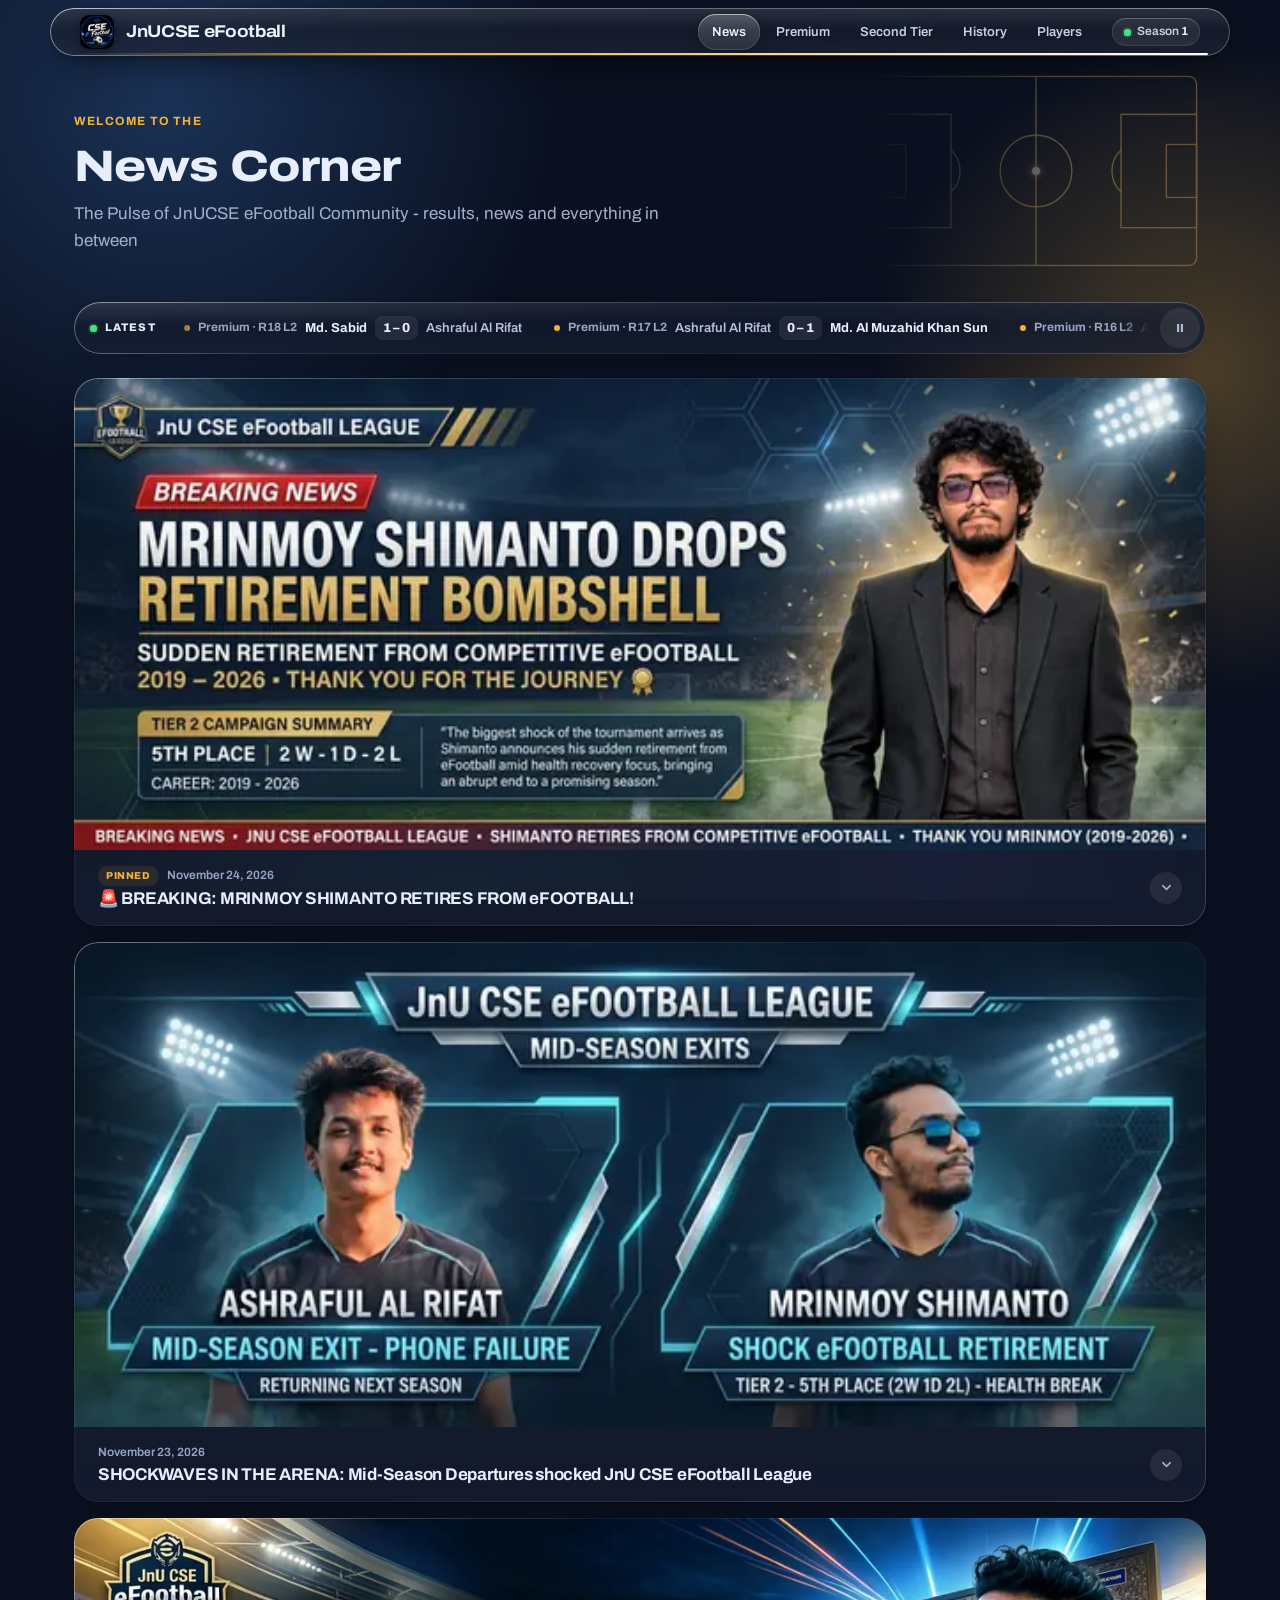
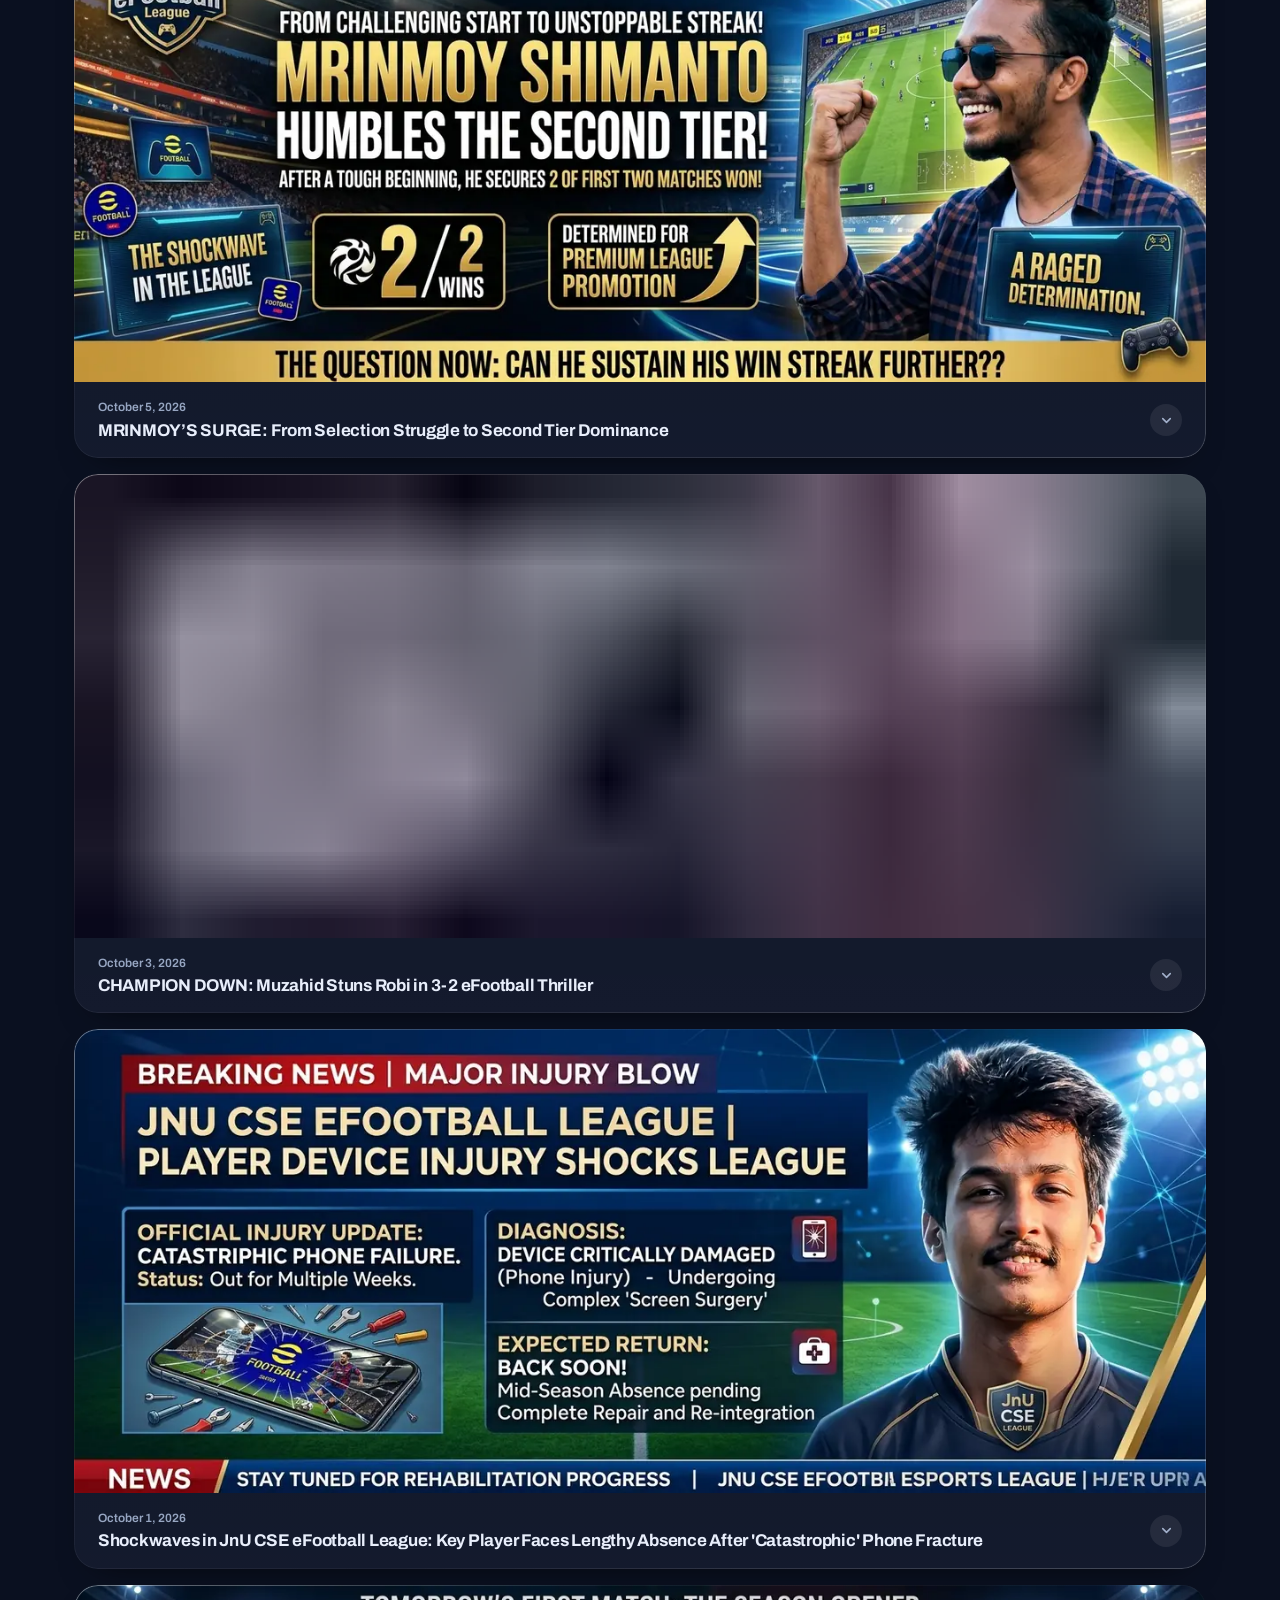
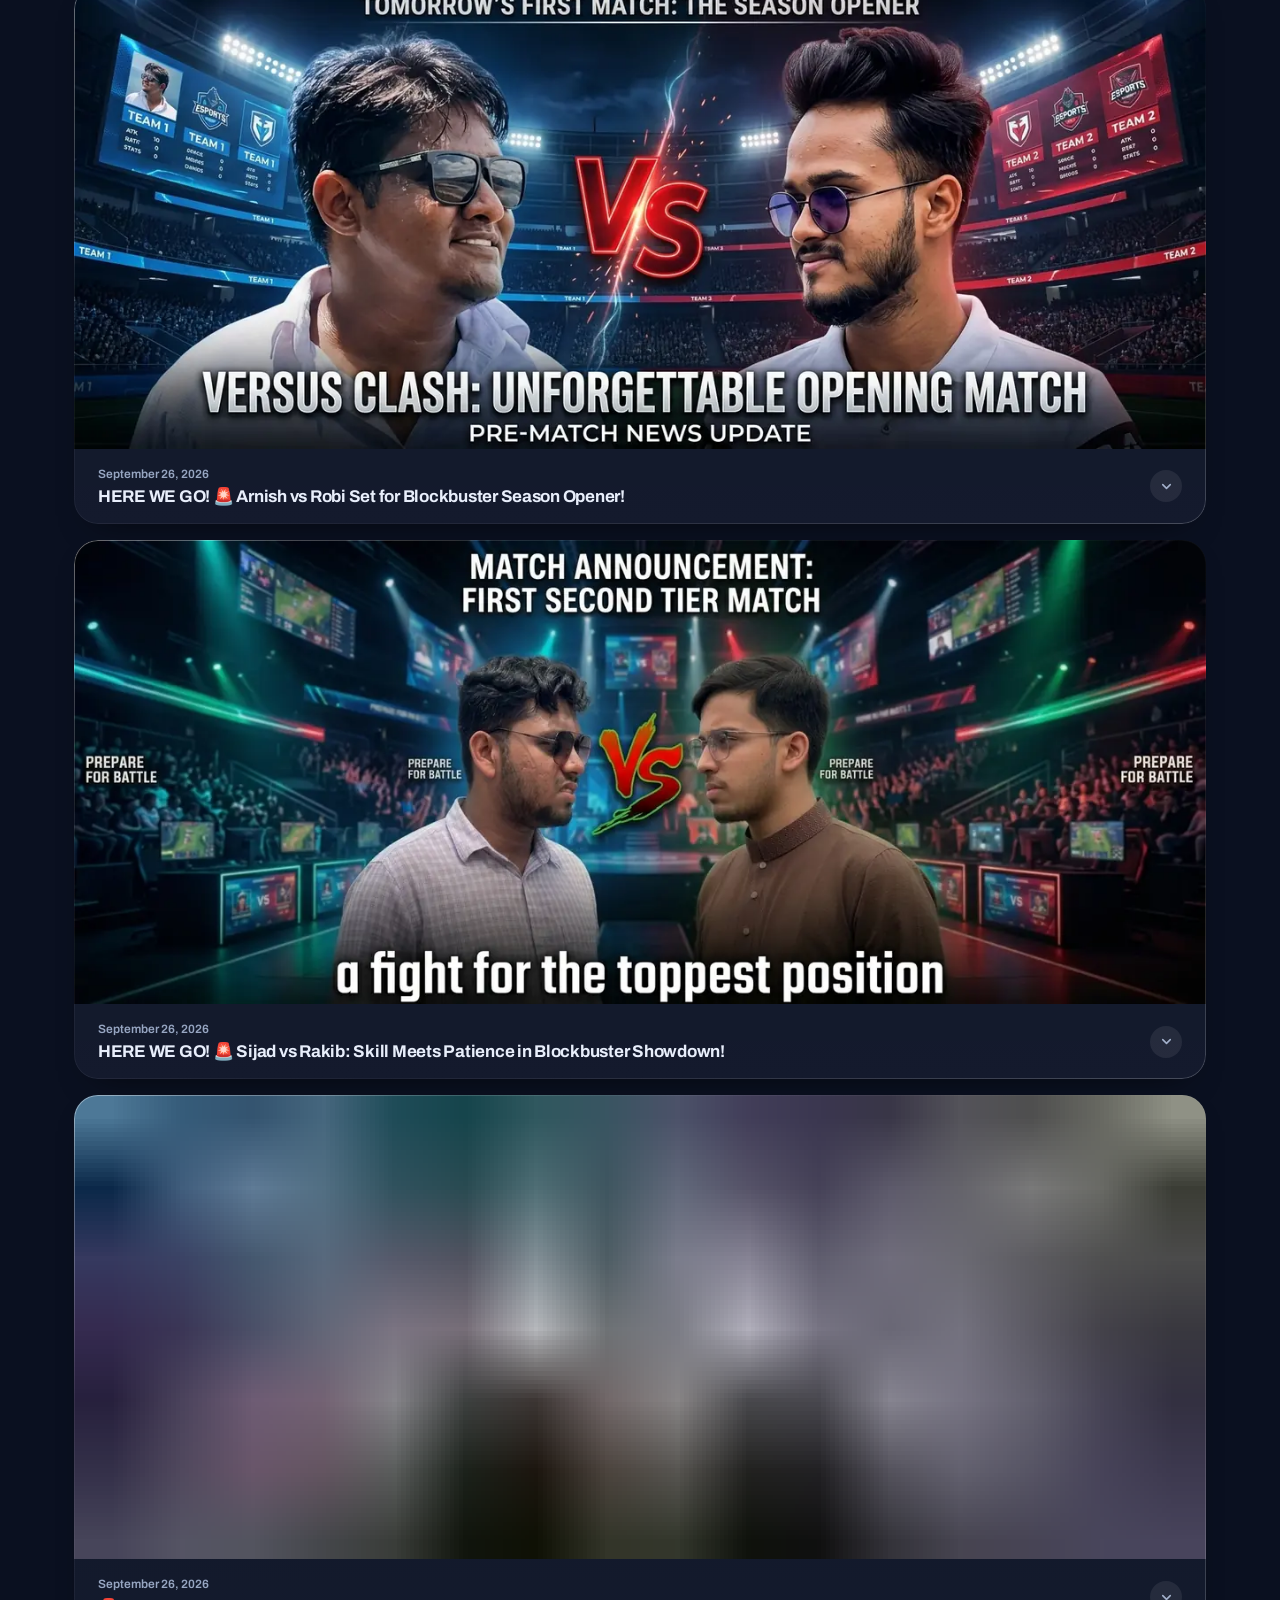
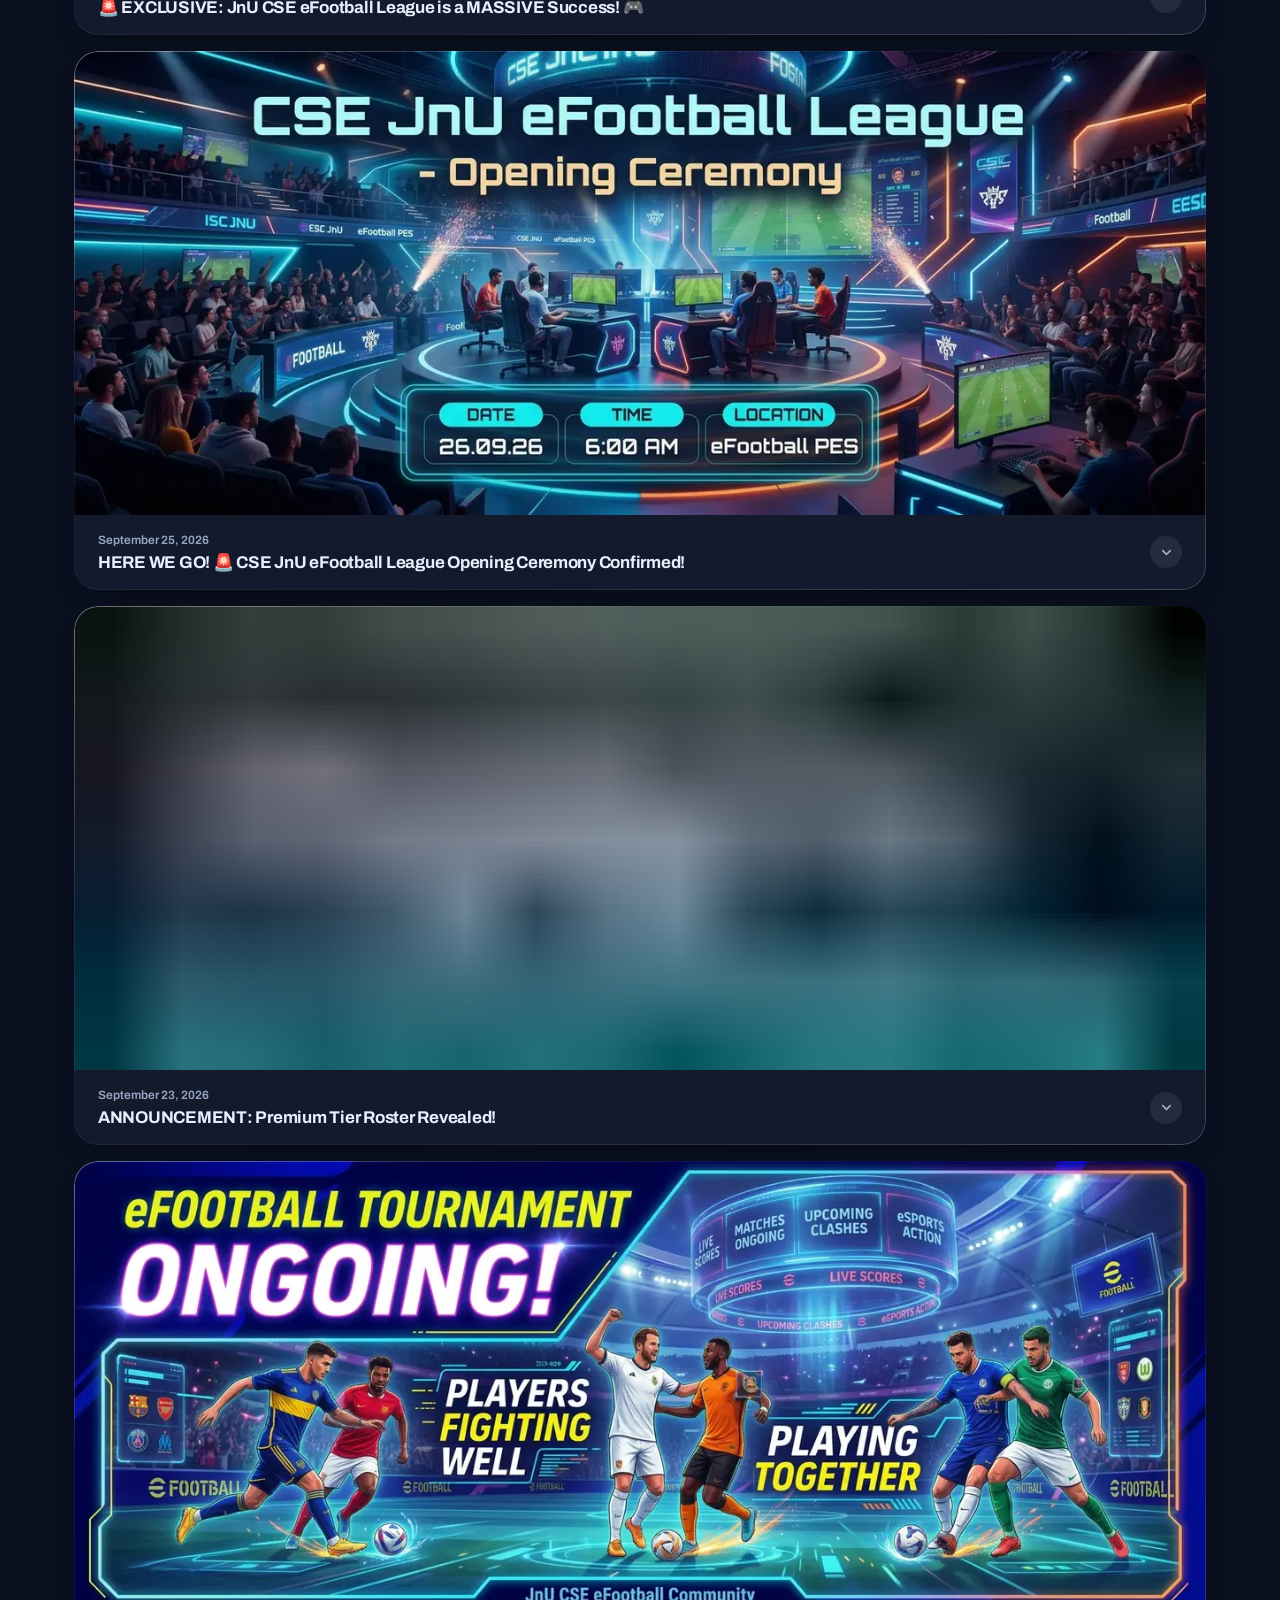
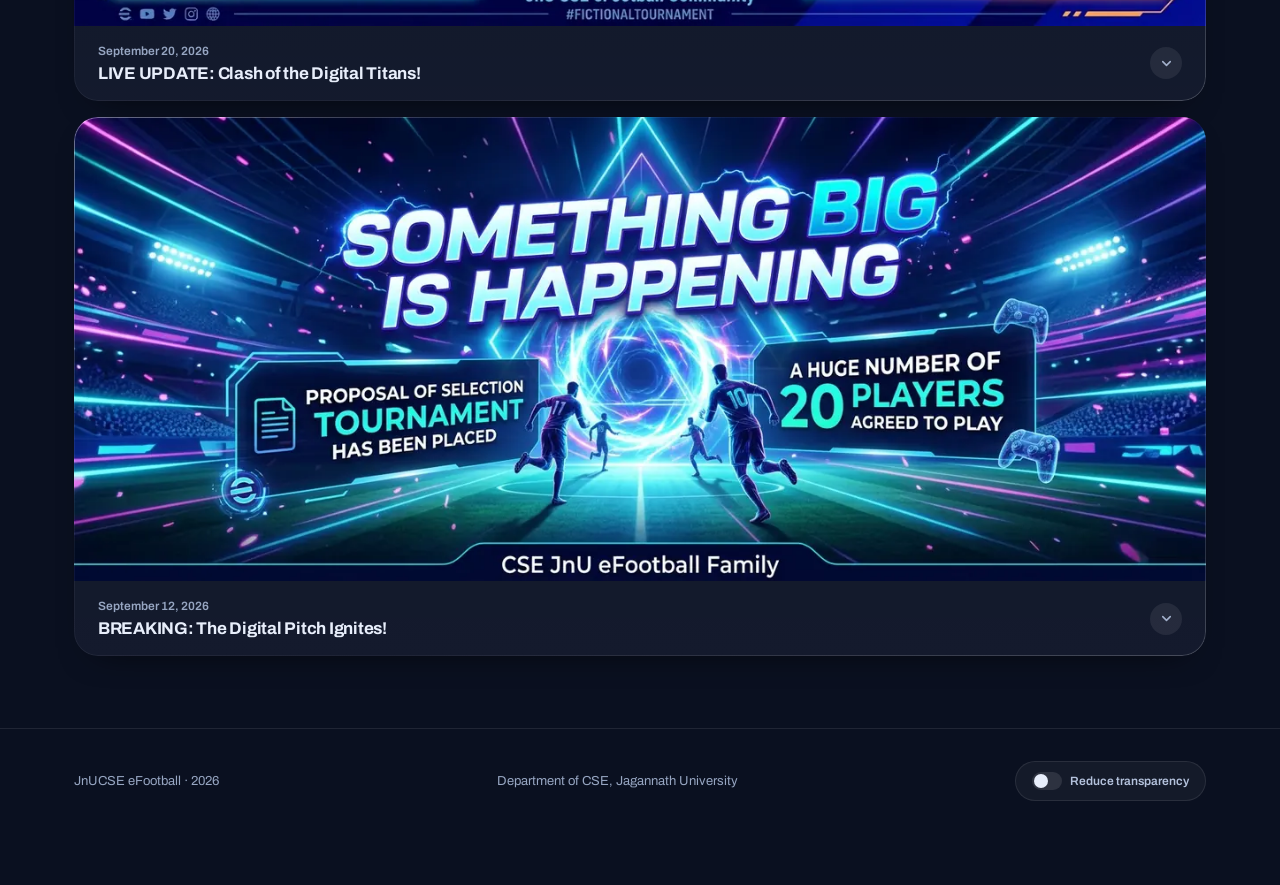
<file: index.html>
<!DOCTYPE html>
<html lang="en">
<head>
<meta charset="utf-8">
<meta name="viewport" content="width=device-width, initial-scale=1, viewport-fit=cover">
<title>News</title>
<meta name="description" content="Latest news from the JnUCSE eFootball league.">
<meta name="theme-color" content="#0A1020">
<meta name="color-scheme" content="dark">
<!-- Page-to-page transitions. Inline, not in animations.css: Chromium decides
     whether the arriving page opts in before external stylesheets apply. -->
<style>@media (prefers-reduced-motion: no-preference) { @view-transition { navigation: auto; } }</style>
<link rel="icon" href="assets/_small/favicon.png" type="image/png">
<script>
  /* Runs before the first paint. See docs/07-LIQUID-GLASS.md. */
  (function () {
    var d = document.documentElement;
    var ORDER = ["index", "premium", "second-tier", "history", "players"];
    function place(url) {
      try {
        var m = new URL(url, location.href).pathname.match(/([\w-]+)\.html$/);
        return m ? ORDER.indexOf(m[1]) : 0;          /* "/" is the News page */
      } catch (e) { return -1; }
    }
    /* Arriving through a page transition: note which way we travelled along
       the tab bar, so the pages slide the matching way (animations.css). */
    addEventListener("pagereveal", function (e) {
      if (!e.viewTransition) return;
      d.classList.add("vt-in");
      var nav = window.navigation, from = nav && nav.activation && nav.activation.from;
      var a = place((from && from.url) || document.referrer), b = place(location.href);
      if (a >= 0 && b >= 0 && a !== b) d.classList.add(b > a ? "vt-forward" : "vt-back");
    });
    /* A page prepared in the background waits to animate until it is shown. */
    if (document.prerendering) {
      d.classList.add("is-prerendering");
      document.addEventListener("prerenderingchange", function () { d.classList.remove("is-prerendering"); }, { once: true });
    }
    /* The background worker (sw.js) says when it has found newer files than
       the ones on screen. Listen from the very start; js/ui/offline.js
       shows the notice. */
    if ("serviceWorker" in navigator) {
      navigator.serviceWorker.addEventListener("message", function (e) {
        if (!e.data || e.data.type !== "content-updated") return;
        window.__contentUpdated = true;
        dispatchEvent(new Event("jnucse:updated"));
      });
    }
    try {
      /* Keeps the drifting background continuous from page to page. */
      d.style.setProperty("--ambient-t", "-" + (Date.now() / 1000 % 600).toFixed(2) + "s");
      /* Applies the "Reduce transparency" choice without a flash. */
      var p = localStorage.getItem("jnucse:transparency");
      if (p === "reduced" || (p !== "full" && matchMedia("(prefers-reduced-transparency: reduce)").matches)) {
        d.dataset.transparency = "reduced";
      }
    } catch (e) {}
  })();
</script>
<!-- The font is served from this site (assets/fonts), so text does not wait
     on a second server. -->
<link rel="preload" href="assets/fonts/archivo-latin.woff" as="font" type="font/woff" crossorigin>
<link rel="stylesheet" href="css/tokens.css">
<link rel="stylesheet" href="css/base.css">
<link rel="stylesheet" href="css/layout.css">
<link rel="stylesheet" href="css/components.css">
<link rel="stylesheet" href="css/animations.css">
<link rel="stylesheet" href="css/glass.css">
<!-- Every script the page needs, fetched together instead of one after
     another. tests/site.test.js fails if this list drifts from the code. -->
<link rel="modulepreload" href="js/app.js">
<link rel="modulepreload" href="assets/_small/manifest.js">
<link rel="modulepreload" href="data/config.js">
<link rel="modulepreload" href="data/news.js">
<link rel="modulepreload" href="data/players.js">
<link rel="modulepreload" href="data/seasons/_index.js">
<link rel="modulepreload" href="js/core/careers.js">
<link rel="modulepreload" href="js/core/fixtures.js">
<link rel="modulepreload" href="js/core/model.js">
<link rel="modulepreload" href="js/core/rules.js">
<link rel="modulepreload" href="js/core/search.js">
<link rel="modulepreload" href="js/core/season.js">
<link rel="modulepreload" href="js/core/standings.js">
<link rel="modulepreload" href="js/core/stats.js">
<link rel="modulepreload" href="js/core/tiebreak.js">
<link rel="modulepreload" href="js/core/validate.js">
<link rel="modulepreload" href="js/ui/dom.js">
<link rel="modulepreload" href="js/ui/fx.js">
<link rel="modulepreload" href="js/ui/glass.js">
<link rel="modulepreload" href="js/ui/images.js">
<link rel="modulepreload" href="js/ui/interactions.js">
<link rel="modulepreload" href="js/ui/motion.js">
<link rel="modulepreload" href="js/ui/offline.js">
<link rel="modulepreload" href="js/ui/render-content.js">
<link rel="modulepreload" href="js/ui/render-players.js">
<link rel="modulepreload" href="js/ui/render-tables.js">
<link rel="modulepreload" href="js/ui/search.js">
<link rel="modulepreload" href="js/ui/shell.js">
<!-- Chrome and Edge: fetch the other pages ahead of time, and prepare one in
     the background when a link is about to be pressed. Other browsers skip
     this; the service worker (sw.js) covers them. -->
<script type="speculationrules">
{
  "prefetch":  [{ "where": { "selector_matches": ".main-nav a" }, "eagerness": "eager" }],
  "prerender": [{ "where": { "selector_matches": ".main-nav a, .player-link, .tick" }, "eagerness": "moderate" }]
}
</script>
</head>
<body data-page="home">

<!-- Backdrop for the glass to bend (see css/glass.css). -->
<div class="ambient" aria-hidden="true"><i></i><i></i><i></i><i></i></div>

<header class="site-header">
  <div class="shell">
    <a class="brand" href="index.html">
      <span id="logo-slot" aria-hidden="true">
        <svg viewBox="0 0 40 40" width="34" height="34" fill="none" aria-hidden="true">
          <path d="M20 2 36 9v13c0 8.3-6.4 14.4-16 17C10.4 36.4 4 30.3 4 22V9L20 2Z"
                fill="#141F35" stroke="#F2B33D" stroke-width="2"/>
          <circle cx="20" cy="20" r="7.2" fill="none" stroke="#F2B33D" stroke-width="1.8"/>
          <path d="m20 14.4 4.6 3.3-1.8 5.4h-5.6l-1.8-5.4Z" fill="#F2B33D"/>
        </svg>
      </span>
      <span class="brand-name" data-site-name>JnUCSE eFootball</span>
    </a>

    <nav class="main-nav" aria-label="Main">
      <a href="index.html" aria-current="page"><span class="nav-lens" aria-hidden="true"></span><svg class="nav-ico" viewBox="0 0 24 24" aria-hidden="true" focusable="false"><path d="M4 4.75h12.5a1 1 0 0 1 1 1V18a1.75 1.75 0 0 0 1.75 1.75H6.25A2.25 2.25 0 0 1 4 17.5Z"/><path d="M17.5 8.5h2.25a.75.75 0 0 1 .75.75V18a1.75 1.75 0 0 1-3 1.2"/><path d="M7.5 8.5h6M7.5 12h6M7.5 15.5h3.5"/></svg><span class="nav-label">News</span></a>
      <a href="premium.html"><svg class="nav-ico" viewBox="0 0 24 24" aria-hidden="true" focusable="false"><path d="M4 8.2 8.3 12 12 5.5l3.7 6.5L20 8.2l-1.4 9.3H5.4Z"/><path d="M5.5 20.25h13"/></svg><span class="nav-label">Premium</span></a>
      <a href="second-tier.html"><svg class="nav-ico" viewBox="0 0 24 24" aria-hidden="true" focusable="false"><path d="M3.75 20.25h4.5v-4.5h4.5v-4.5h4.5V6.75h3.5"/><path d="M5.25 11.25 10.5 6"/><path d="M7.25 6h3.25v3.25"/></svg><span class="nav-label">Second Tier</span></a>
      <a href="history.html"><svg class="nav-ico" viewBox="0 0 24 24" aria-hidden="true" focusable="false"><path d="M3.75 12a8.25 8.25 0 1 0 2.42-5.83L3.75 8.6"/><path d="M3.75 4.5v4.1h4.1"/><path d="M12 7.75V12l2.75 1.75"/></svg><span class="nav-label">History</span></a>
      <a href="players.html"><svg class="nav-ico" viewBox="0 0 24 24" aria-hidden="true" focusable="false"><circle cx="9" cy="8.25" r="3.25"/><path d="M3.25 19.5a5.75 5.75 0 0 1 11.5 0"/><path d="M15.25 5.2a3.25 3.25 0 0 1 0 6.1"/><path d="M17.5 14.2a5.75 5.75 0 0 1 3.25 5.3"/></svg><span class="nav-label">Players</span></a>
    </nav>

    <span class="season-chip" id="season-chip">&nbsp;</span>
  </div>
</header>

<main>
  <div class="shell">
    <div id="banners"></div>

    <div class="page-head">
      <span class="kicker">welcome to the</span>
      <h1 class="display" tabindex="-1">News Corner</h1>
      <p class="sub">The Pulse of JnUCSE eFootball Community - results, news and everything in between</p>
    </div>

    <div id="content"></div>
  </div>
</main>

<footer class="site-footer">
  <div class="shell">
    <span><span data-site-name>JnUCSE eFootball</span> &middot; <span id="year"></span></span>
    <span>Department of CSE, Jagannath University</span>
  </div>
</footer>

<script type="module" src="js/app.js"></script>
</body>
</html>
</file>
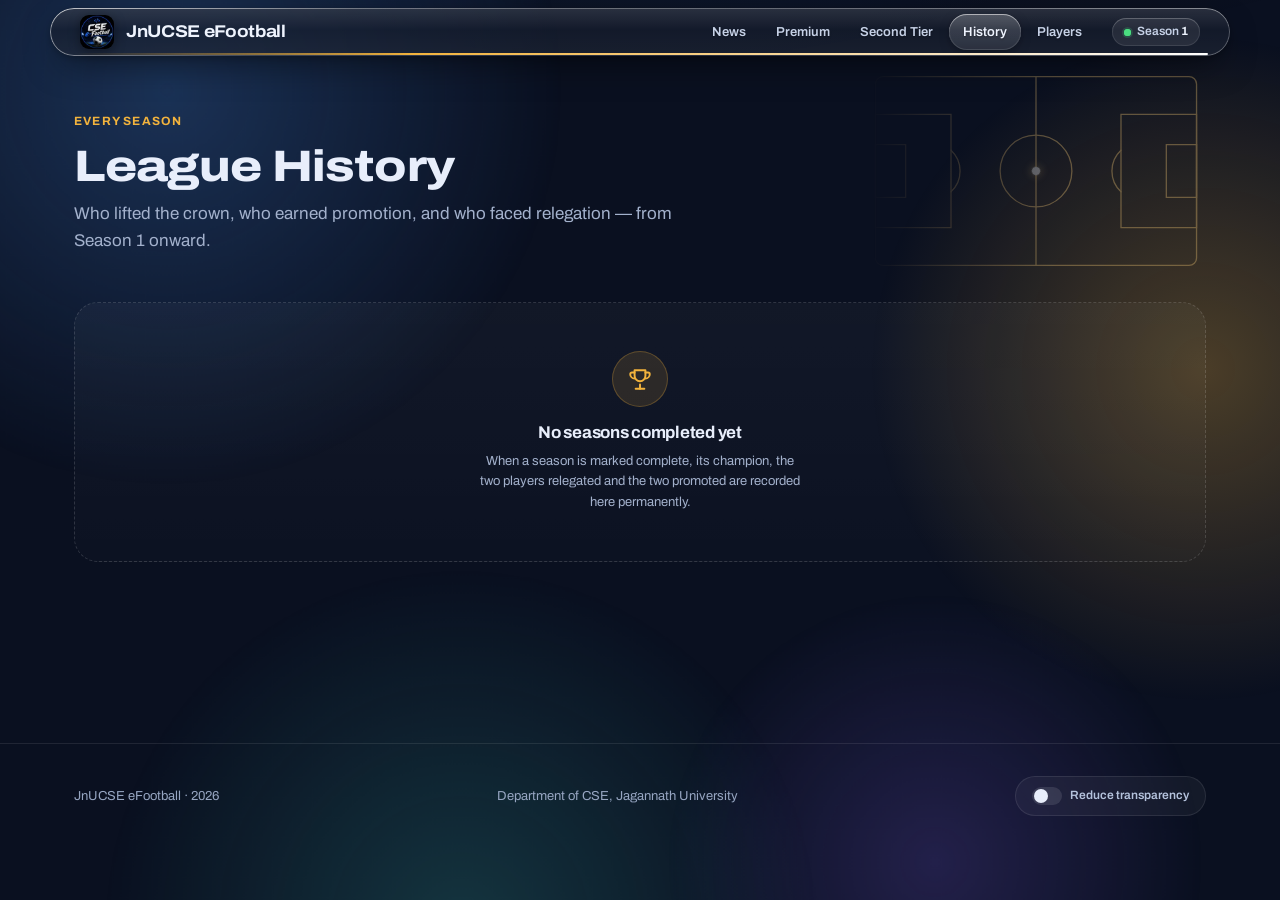
<file: history.html>
<!DOCTYPE html>
<html lang="en">
<head>
<meta charset="utf-8">
<meta name="viewport" content="width=device-width, initial-scale=1, viewport-fit=cover">
<title>League History</title>
<meta name="description" content="Champions, promotions and relegations from every completed season.">
<meta name="theme-color" content="#0A1020">
<meta name="color-scheme" content="dark">
<!-- Page-to-page transitions. Inline, not in animations.css: Chromium decides
     whether the arriving page opts in before external stylesheets apply. -->
<style>@media (prefers-reduced-motion: no-preference) { @view-transition { navigation: auto; } }</style>
<link rel="icon" href="assets/_small/favicon.png" type="image/png">
<script>
  /* Runs before the first paint. See docs/07-LIQUID-GLASS.md. */
  (function () {
    var d = document.documentElement;
    var ORDER = ["index", "premium", "second-tier", "history", "players"];
    function place(url) {
      try {
        var m = new URL(url, location.href).pathname.match(/([\w-]+)\.html$/);
        return m ? ORDER.indexOf(m[1]) : 0;          /* "/" is the News page */
      } catch (e) { return -1; }
    }
    /* Arriving through a page transition: note which way we travelled along
       the tab bar, so the pages slide the matching way (animations.css). */
    addEventListener("pagereveal", function (e) {
      if (!e.viewTransition) return;
      d.classList.add("vt-in");
      var nav = window.navigation, from = nav && nav.activation && nav.activation.from;
      var a = place((from && from.url) || document.referrer), b = place(location.href);
      if (a >= 0 && b >= 0 && a !== b) d.classList.add(b > a ? "vt-forward" : "vt-back");
    });
    /* A page prepared in the background waits to animate until it is shown. */
    if (document.prerendering) {
      d.classList.add("is-prerendering");
      document.addEventListener("prerenderingchange", function () { d.classList.remove("is-prerendering"); }, { once: true });
    }
    /* The background worker (sw.js) says when it has found newer files than
       the ones on screen. Listen from the very start; js/ui/offline.js
       shows the notice. */
    if ("serviceWorker" in navigator) {
      navigator.serviceWorker.addEventListener("message", function (e) {
        if (!e.data || e.data.type !== "content-updated") return;
        window.__contentUpdated = true;
        dispatchEvent(new Event("jnucse:updated"));
      });
    }
    try {
      /* Keeps the drifting background continuous from page to page. */
      d.style.setProperty("--ambient-t", "-" + (Date.now() / 1000 % 600).toFixed(2) + "s");
      /* Applies the "Reduce transparency" choice without a flash. */
      var p = localStorage.getItem("jnucse:transparency");
      if (p === "reduced" || (p !== "full" && matchMedia("(prefers-reduced-transparency: reduce)").matches)) {
        d.dataset.transparency = "reduced";
      }
    } catch (e) {}
  })();
</script>
<!-- The font is served from this site (assets/fonts), so text does not wait
     on a second server. -->
<link rel="preload" href="assets/fonts/archivo-latin.woff" as="font" type="font/woff" crossorigin>
<link rel="stylesheet" href="css/tokens.css">
<link rel="stylesheet" href="css/base.css">
<link rel="stylesheet" href="css/layout.css">
<link rel="stylesheet" href="css/components.css">
<link rel="stylesheet" href="css/animations.css">
<link rel="stylesheet" href="css/glass.css">
<!-- Every script the page needs, fetched together instead of one after
     another. tests/site.test.js fails if this list drifts from the code. -->
<link rel="modulepreload" href="js/app.js">
<link rel="modulepreload" href="assets/_small/manifest.js">
<link rel="modulepreload" href="data/config.js">
<link rel="modulepreload" href="data/news.js">
<link rel="modulepreload" href="data/players.js">
<link rel="modulepreload" href="data/seasons/_index.js">
<link rel="modulepreload" href="js/core/careers.js">
<link rel="modulepreload" href="js/core/fixtures.js">
<link rel="modulepreload" href="js/core/model.js">
<link rel="modulepreload" href="js/core/rules.js">
<link rel="modulepreload" href="js/core/search.js">
<link rel="modulepreload" href="js/core/season.js">
<link rel="modulepreload" href="js/core/standings.js">
<link rel="modulepreload" href="js/core/stats.js">
<link rel="modulepreload" href="js/core/tiebreak.js">
<link rel="modulepreload" href="js/core/validate.js">
<link rel="modulepreload" href="js/ui/dom.js">
<link rel="modulepreload" href="js/ui/fx.js">
<link rel="modulepreload" href="js/ui/glass.js">
<link rel="modulepreload" href="js/ui/images.js">
<link rel="modulepreload" href="js/ui/interactions.js">
<link rel="modulepreload" href="js/ui/motion.js">
<link rel="modulepreload" href="js/ui/offline.js">
<link rel="modulepreload" href="js/ui/render-content.js">
<link rel="modulepreload" href="js/ui/render-players.js">
<link rel="modulepreload" href="js/ui/render-tables.js">
<link rel="modulepreload" href="js/ui/search.js">
<link rel="modulepreload" href="js/ui/shell.js">
<!-- Chrome and Edge: fetch the other pages ahead of time, and prepare one in
     the background when a link is about to be pressed. Other browsers skip
     this; the service worker (sw.js) covers them. -->
<script type="speculationrules">
{
  "prefetch":  [{ "where": { "selector_matches": ".main-nav a" }, "eagerness": "eager" }],
  "prerender": [{ "where": { "selector_matches": ".main-nav a, .player-link, .tick" }, "eagerness": "moderate" }]
}
</script>
</head>
<body data-page="history">

<!-- Backdrop for the glass to bend (see css/glass.css). -->
<div class="ambient" aria-hidden="true"><i></i><i></i><i></i><i></i></div>

<header class="site-header">
  <div class="shell">
    <a class="brand" href="index.html">
      <span id="logo-slot" aria-hidden="true">
        <svg viewBox="0 0 40 40" width="34" height="34" fill="none" aria-hidden="true">
          <path d="M20 2 36 9v13c0 8.3-6.4 14.4-16 17C10.4 36.4 4 30.3 4 22V9L20 2Z"
                fill="#141F35" stroke="#F2B33D" stroke-width="2"/>
          <circle cx="20" cy="20" r="7.2" fill="none" stroke="#F2B33D" stroke-width="1.8"/>
          <path d="m20 14.4 4.6 3.3-1.8 5.4h-5.6l-1.8-5.4Z" fill="#F2B33D"/>
        </svg>
      </span>
      <span class="brand-name" data-site-name>JnUCSE eFootball</span>
    </a>

    <nav class="main-nav" aria-label="Main">
      <a href="index.html"><svg class="nav-ico" viewBox="0 0 24 24" aria-hidden="true" focusable="false"><path d="M4 4.75h12.5a1 1 0 0 1 1 1V18a1.75 1.75 0 0 0 1.75 1.75H6.25A2.25 2.25 0 0 1 4 17.5Z"/><path d="M17.5 8.5h2.25a.75.75 0 0 1 .75.75V18a1.75 1.75 0 0 1-3 1.2"/><path d="M7.5 8.5h6M7.5 12h6M7.5 15.5h3.5"/></svg><span class="nav-label">News</span></a>
      <a href="premium.html"><svg class="nav-ico" viewBox="0 0 24 24" aria-hidden="true" focusable="false"><path d="M4 8.2 8.3 12 12 5.5l3.7 6.5L20 8.2l-1.4 9.3H5.4Z"/><path d="M5.5 20.25h13"/></svg><span class="nav-label">Premium</span></a>
      <a href="second-tier.html"><svg class="nav-ico" viewBox="0 0 24 24" aria-hidden="true" focusable="false"><path d="M3.75 20.25h4.5v-4.5h4.5v-4.5h4.5V6.75h3.5"/><path d="M5.25 11.25 10.5 6"/><path d="M7.25 6h3.25v3.25"/></svg><span class="nav-label">Second Tier</span></a>
      <a href="history.html" aria-current="page"><span class="nav-lens" aria-hidden="true"></span><svg class="nav-ico" viewBox="0 0 24 24" aria-hidden="true" focusable="false"><path d="M3.75 12a8.25 8.25 0 1 0 2.42-5.83L3.75 8.6"/><path d="M3.75 4.5v4.1h4.1"/><path d="M12 7.75V12l2.75 1.75"/></svg><span class="nav-label">History</span></a>
      <a href="players.html"><svg class="nav-ico" viewBox="0 0 24 24" aria-hidden="true" focusable="false"><circle cx="9" cy="8.25" r="3.25"/><path d="M3.25 19.5a5.75 5.75 0 0 1 11.5 0"/><path d="M15.25 5.2a3.25 3.25 0 0 1 0 6.1"/><path d="M17.5 14.2a5.75 5.75 0 0 1 3.25 5.3"/></svg><span class="nav-label">Players</span></a>
    </nav>

    <span class="season-chip" id="season-chip">&nbsp;</span>
  </div>
</header>

<main>
  <div class="shell">
    <div id="banners"></div>

    <div class="page-head">
      <span class="kicker">Every season</span>
      <h1 class="display" tabindex="-1">League History</h1>
      <p class="sub">Who lifted the crown, who earned promotion, and who faced relegation — from Season 1 onward.</p>
    </div>

    <div id="content"></div>
  </div>
</main>

<footer class="site-footer">
  <div class="shell">
    <span><span data-site-name>JnUCSE eFootball</span> &middot; <span id="year"></span></span>
    <span>Department of CSE, Jagannath University</span>
  </div>
</footer>

<script type="module" src="js/app.js"></script>
</body>
</html>
</file>
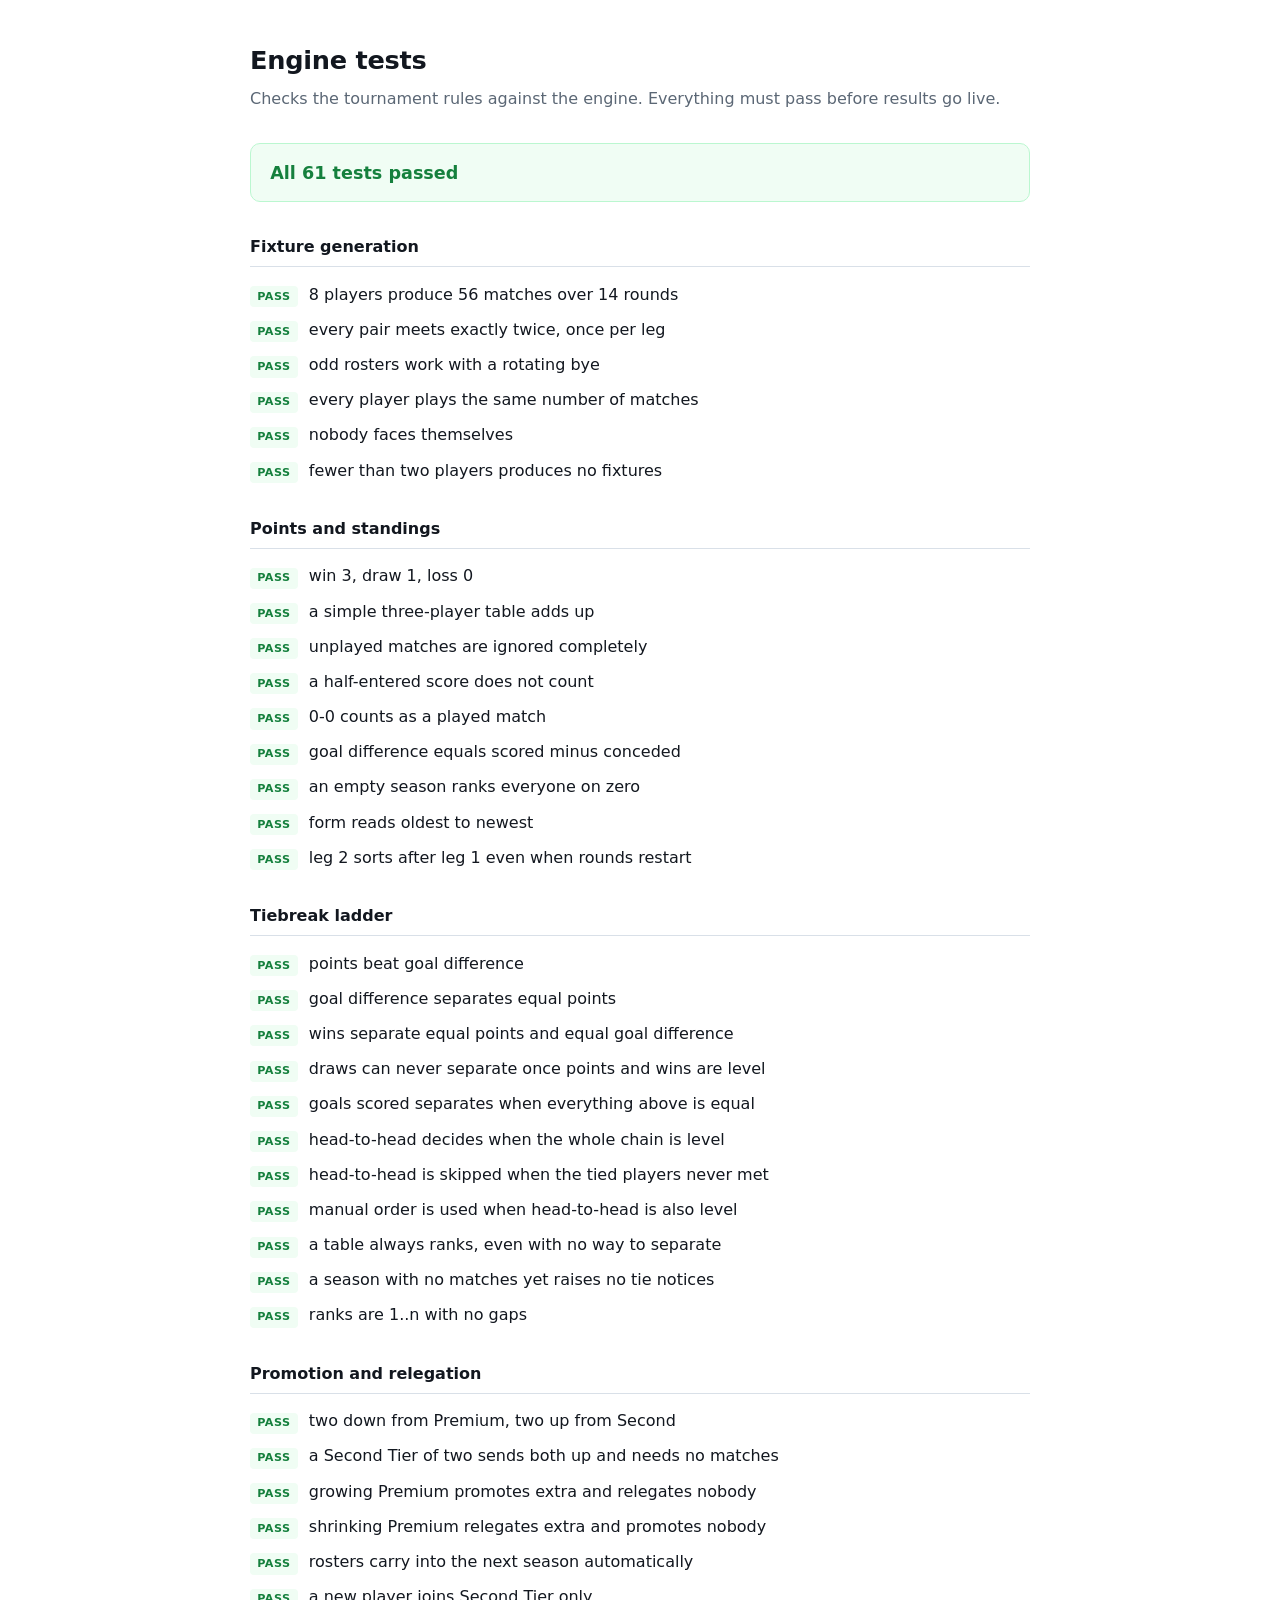
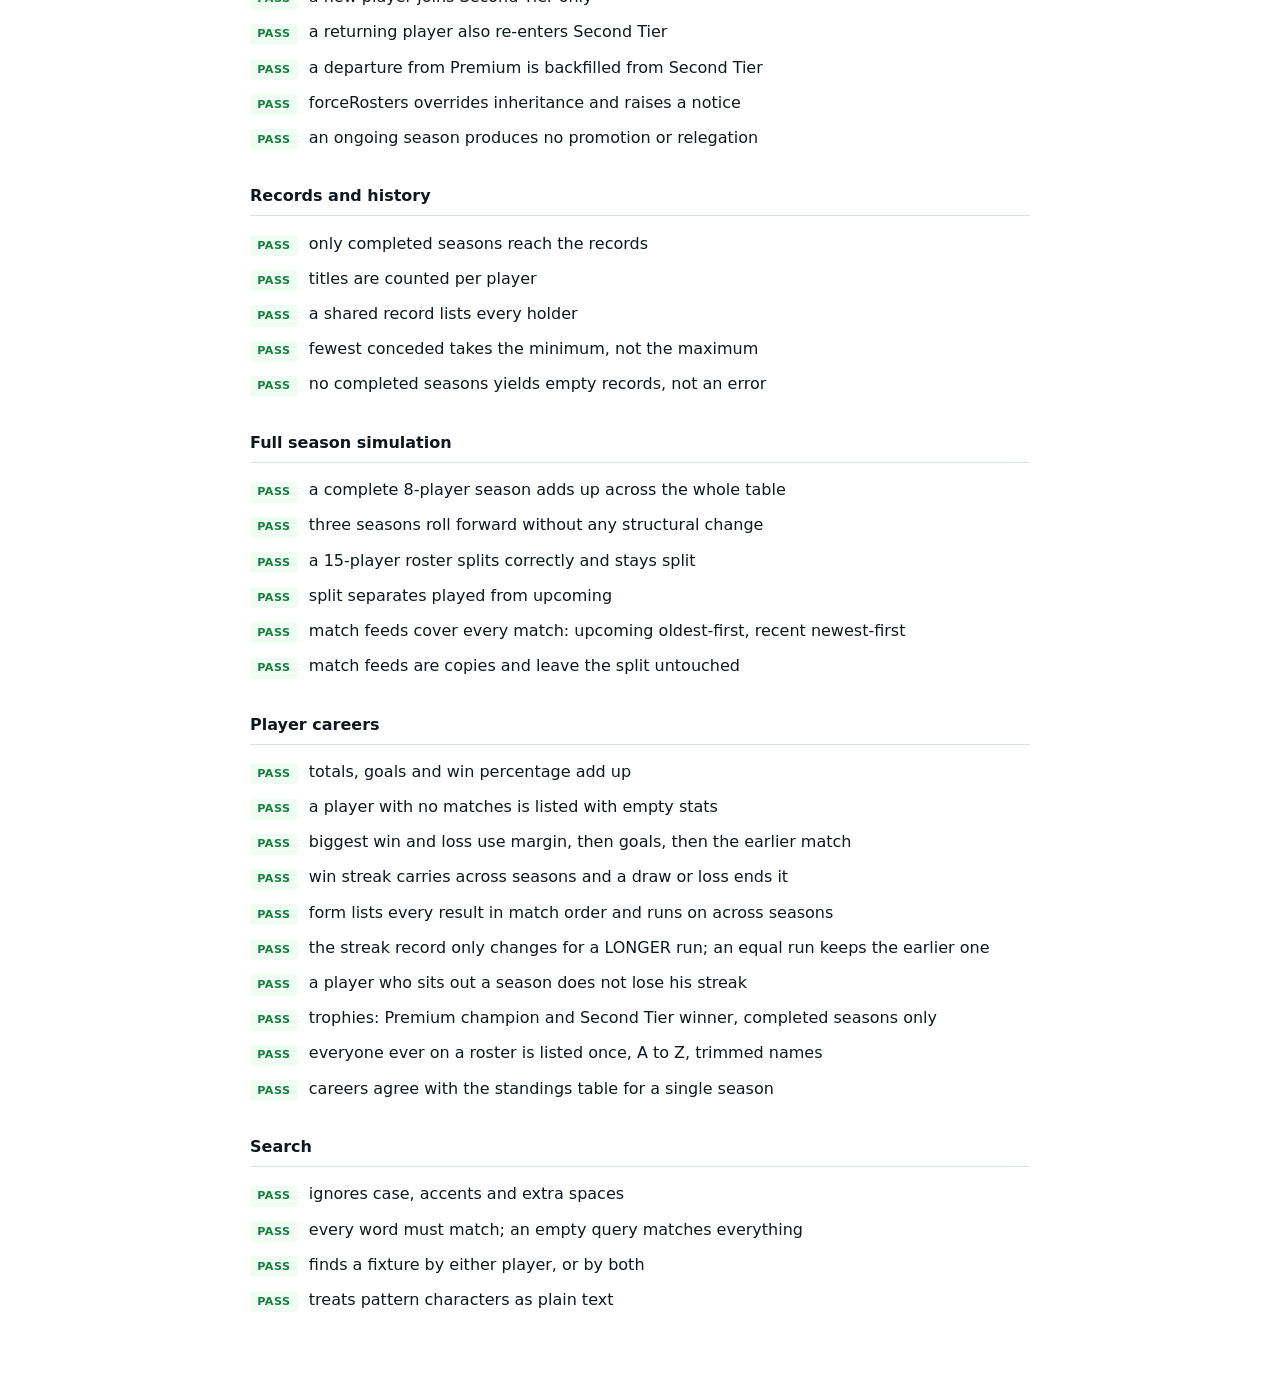
<file: tests/test.html>
<!DOCTYPE html>
<html lang="en">
<head>
<meta charset="utf-8">
<meta name="viewport" content="width=device-width, initial-scale=1">
<title>Engine tests — JnUCSE eFootball</title>
<style>
  :root { --ink:#12171f; --muted:#5b6775; --line:#d9e0e8; --pass:#15803d; --fail:#b42318; }
  * { box-sizing:border-box; }
  body { margin:0; padding:2.5rem 1.5rem 4rem; color:var(--ink);
         font:400 16px/1.6 ui-sans-serif, system-ui, "Segoe UI", Roboto, sans-serif; }
  .wrap { max-width:780px; margin:0 auto; }
  h1 { font-size:1.6rem; margin:0 0 .3rem; letter-spacing:-.01em; }
  .lede { color:var(--muted); margin:0 0 2rem; }
  .score { font-size:1.1rem; font-weight:700; padding:.9rem 1.2rem; border-radius:10px;
           margin-bottom:2rem; border:1px solid var(--line); }
  .score.good { color:var(--pass); border-color:#bbf7d0; background:#f0fdf4; }
  .score.bad  { color:var(--fail); border-color:#fecdca; background:#fef3f2; }
  h2 { font-size:1rem; margin:1.75rem 0 .6rem; padding-bottom:.4rem; border-bottom:1px solid var(--line); }
  ul { list-style:none; margin:0; padding:0; }
  li { display:flex; gap:.7rem; padding:.3rem 0; align-items:baseline; }
  .tag { font-size:.7rem; font-weight:700; letter-spacing:.04em; padding:.1rem .45rem;
         border-radius:4px; flex:none; }
  .tag.p { color:var(--pass); background:#f0fdf4; }
  .tag.f { color:var(--fail); background:#fef3f2; }
  .msg { display:block; color:var(--fail); font-size:.85rem;
         font-family:ui-monospace,Menlo,Consolas,monospace; margin-top:.2rem; }
</style>
</head>
<body>
<div class="wrap">
  <h1>Engine tests</h1>
  <p class="lede">Checks the tournament rules against the engine. Everything must pass before results go live.</p>
  <div id="score" class="score">Running…</div>
  <div id="out"></div>
</div>

<script type="module">
import { summary } from "./engine.test.js";

const s = summary();
const score = document.getElementById("score");
score.className = "score " + (s.fail ? "bad" : "good");
score.textContent = s.fail
  ? `${s.fail} of ${s.total} tests failed`
  : `All ${s.total} tests passed`;

const out = document.getElementById("out");
let group = null, list = null;

for (const r of s.results) {
  if (r.group !== group) {
    group = r.group;
    const h = document.createElement("h2");
    h.textContent = group;
    out.append(h);
    list = document.createElement("ul");
    out.append(list);
  }
  const li = document.createElement("li");
  li.innerHTML =
    `<span class="tag ${r.pass ? "p" : "f"}">${r.pass ? "PASS" : "FAIL"}</span>` +
    `<span>${r.name}${r.pass ? "" : `<span class="msg">${r.msg}</span>`}</span>`;
  list.append(li);
}
</script>
</body>
</html>
</file>
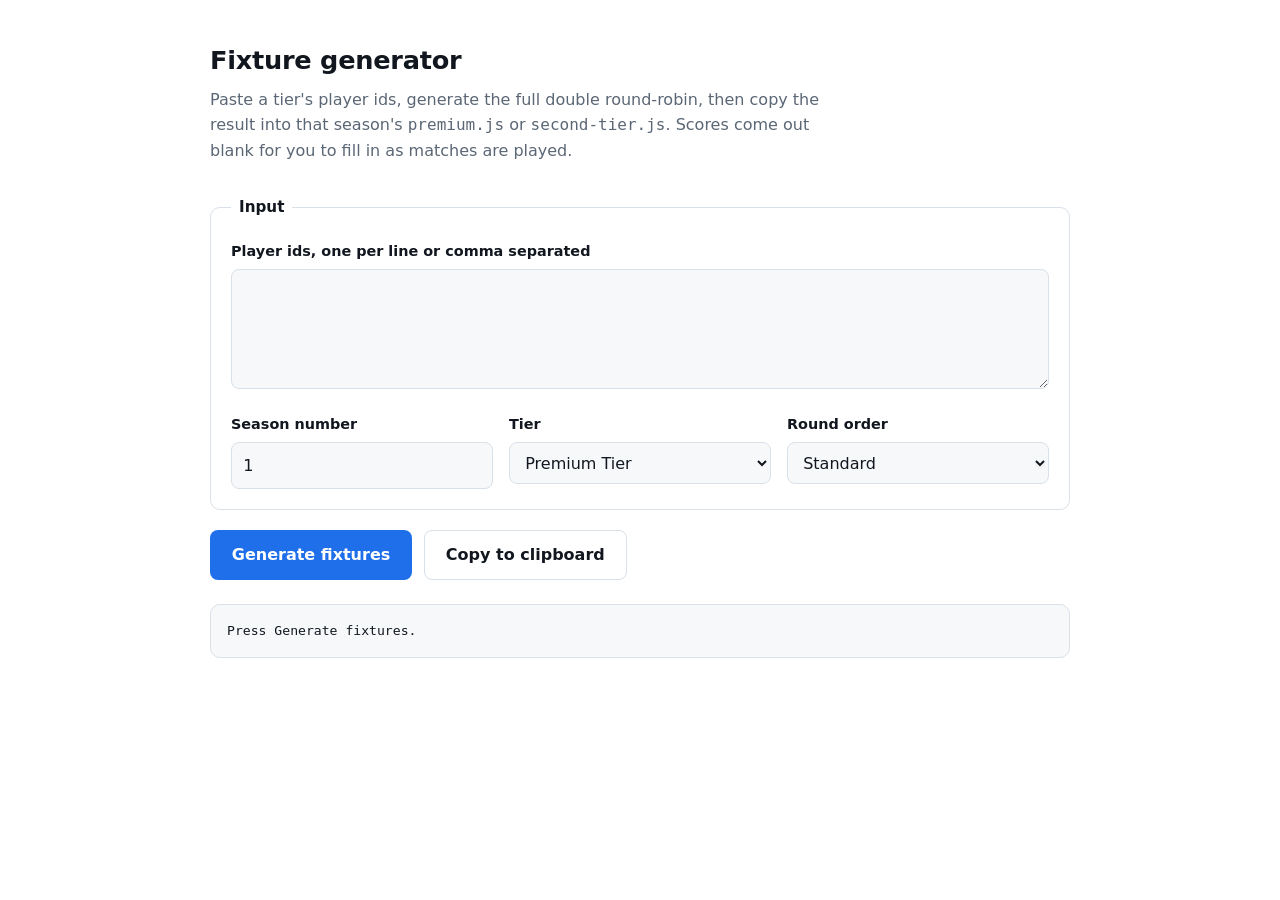
<file: tools/fixture-generator.html>
<!DOCTYPE html>
<html lang="en">
<head>
<meta charset="utf-8">
<meta name="viewport" content="width=device-width, initial-scale=1">
<title>Fixture generator — JnUCSE eFootball</title>
<style>
  :root {
    --ink: #12171f;
    --muted: #5b6775;
    --line: #d9e0e8;
    --paper: #f6f8fa;
    --accent: #1f6feb;
  }
  * { box-sizing: border-box; }
  body {
    margin: 0; padding: 2.5rem 1.5rem 4rem;
    font: 400 16px/1.6 ui-sans-serif, system-ui, "Segoe UI", Roboto, sans-serif;
    color: var(--ink); background: #fff;
  }
  .wrap { max-width: 860px; margin: 0 auto; }
  h1 { font-size: 1.6rem; margin: 0 0 .35rem; letter-spacing: -.01em; }
  p.lede { color: var(--muted); margin: 0 0 2rem; max-width: 60ch; }
  fieldset { border: 1px solid var(--line); border-radius: 10px; padding: 1.25rem; margin: 0 0 1.25rem; }
  legend { padding: 0 .5rem; font-weight: 600; font-size: .95rem; }
  label { display: block; font-weight: 600; font-size: .9rem; margin-bottom: .4rem; }
  textarea, input, select {
    width: 100%; font: inherit; padding: .6rem .7rem;
    border: 1px solid var(--line); border-radius: 8px; background: var(--paper);
    color: inherit;
  }
  textarea { min-height: 120px; font-family: ui-monospace, Menlo, Consolas, monospace; font-size: .9rem; resize: vertical; }
  .row { display: flex; gap: 1rem; flex-wrap: wrap; }
  .row > div { flex: 1 1 180px; }
  button {
    font: inherit; font-weight: 600; cursor: pointer;
    padding: .7rem 1.3rem; border-radius: 8px; border: 1px solid transparent;
    background: var(--accent); color: #fff;
  }
  button.ghost { background: #fff; color: var(--ink); border-color: var(--line); }
  button:focus-visible, textarea:focus-visible, input:focus-visible, select:focus-visible {
    outline: 2px solid var(--accent); outline-offset: 2px;
  }
  .actions { display: flex; gap: .75rem; align-items: center; flex-wrap: wrap; margin-bottom: 1.5rem; }
  .stat { color: var(--muted); font-size: .9rem; }
  pre {
    background: var(--paper); border: 1px solid var(--line); border-radius: 10px;
    padding: 1rem; overflow: auto; max-height: 460px;
    font-family: ui-monospace, Menlo, Consolas, monospace; font-size: .82rem; line-height: 1.55;
    margin: 0;
  }
  .err { color: #b42318; font-weight: 600; }
  @media (max-width: 560px) { body { padding: 1.5rem 1rem 3rem; } }
</style>
</head>
<body>
<div class="wrap">

  <h1>Fixture generator</h1>
  <p class="lede">
    Paste a tier's player ids, generate the full double round-robin, then copy the
    result into that season's <code>premium.js</code> or <code>second-tier.js</code>.
    Scores come out blank for you to fill in as matches are played.
  </p>

  <fieldset>
    <legend>Input</legend>
    <label for="ids">Player ids, one per line or comma separated</label>
    <textarea id="ids" spellcheck="false"></textarea>

    <div class="row" style="margin-top:1rem">
      <div>
        <label for="season">Season number</label>
        <input id="season" type="number" min="1" value="1">
      </div>
      <div>
        <label for="tier">Tier</label>
        <select id="tier">
          <option value="premium">Premium Tier</option>
          <option value="second">Second Tier</option>
        </select>
      </div>
      <div>
        <label for="shuffle">Round order</label>
        <select id="shuffle">
          <option value="fixed">Standard</option>
          <option value="random">Shuffled</option>
        </select>
      </div>
    </div>
  </fieldset>

  <div class="actions">
    <button id="go">Generate fixtures</button>
    <button id="copy" class="ghost">Copy to clipboard</button>
    <span class="stat" id="stat"></span>
  </div>

  <pre id="out">Press Generate fixtures.</pre>
</div>

<script type="module">
import { generateFixtures, expectedMatchCount } from "../js/core/fixtures.js";

const $ = id => document.getElementById(id);

function readIds() {
  return $("ids").value
    .split(/[\n,]/).map(s => s.trim().toLowerCase()).filter(Boolean);
}

function shuffleRounds(fixtures) {
  const byLeg = { 1: new Map(), 2: new Map() };
  for (const f of fixtures) {
    const m = byLeg[f.leg];
    if (!m.has(f.r)) m.set(f.r, []);
    m.get(f.r).push(f);
  }
  const out = [];
  let counter = 0;
  for (const leg of [1, 2]) {
    const rounds = [...byLeg[leg].values()];
    for (let i = rounds.length - 1; i > 0; i--) {
      const j = Math.floor(Math.random() * (i + 1));
      [rounds[i], rounds[j]] = [rounds[j], rounds[i]];
    }
    for (const group of rounds) {
      counter++;
      for (const f of group) out.push({ ...f, r: counter });
    }
  }
  return out;
}

function render(fixtures, seasonNo, tierLabel) {
  const pad = (s, n) => String(s).padEnd(n);
  const width = Math.max(...fixtures.map(f => Math.max(f.a.length, f.b.length))) + 4;

  const lines = [];
  let leg = null, round = null;
  for (const f of fixtures) {
    if (f.leg !== leg) {
      lines.push("", `  /* ================= LEG ${f.leg} ================= */`);
      leg = f.leg; round = null;
    }
    if (f.r !== round) { lines.push("", `  // Round ${f.r}`); round = f.r; }
    lines.push(
      `  { r: ${String(f.r).padStart(2)}, leg: ${f.leg}, ` +
      `a: ${pad(`"${f.a}",`, width)} b: ${pad(`"${f.b}",`, width)} ag: null, bg: null },`
    );
  }

  return `/* =========================================================================
   SEASON ${seasonNo}  —  ${tierLabel}  —  you edit this file
   =========================================================================
   Enter results by replacing the two null values with goal counts.

       ag = goals scored by player a
       bg = goals scored by player b

   Leave both as null until the match is played. Enter both or neither.
   Do not change r, leg, a or b.
   ========================================================================= */

export default [${lines.join("\n")}
];
`;
}

$("go").addEventListener("click", () => {
  const ids = readIds();
  const dupes = ids.filter((id, i) => ids.indexOf(id) !== i);

  if (ids.length < 2) {
    $("out").innerHTML = `<span class="err">Enter at least two player ids.</span>`;
    $("stat").textContent = "";
    return;
  }
  if (dupes.length) {
    $("out").innerHTML = `<span class="err">Repeated id: ${[...new Set(dupes)].join(", ")}</span>`;
    $("stat").textContent = "";
    return;
  }

  let fixtures = generateFixtures(ids);
  if ($("shuffle").value === "random") fixtures = shuffleRounds(fixtures);

  const tierLabel = $("tier").selectedOptions[0].textContent;
  $("out").textContent = render(fixtures, $("season").value, tierLabel);

  const rounds = Math.max(...fixtures.map(f => f.r));
  const bye = ids.length % 2 === 1 ? ", one player rests each round" : "";
  $("stat").textContent =
    `${ids.length} players · ${fixtures.length} matches · ${rounds} rounds${bye}`;

  if (fixtures.length !== expectedMatchCount(ids.length)) {
    $("stat").innerHTML += ` <span class="err">— count mismatch, report this.</span>`;
  }
});

$("copy").addEventListener("click", async () => {
  const text = $("out").textContent;
  if (!text || text.startsWith("Press")) return;
  try {
    await navigator.clipboard.writeText(text);
    $("copy").textContent = "Copied";
    setTimeout(() => { $("copy").textContent = "Copy to clipboard"; }, 1600);
  } catch {
    $("copy").textContent = "Select the text and copy manually";
  }
});
</script>
</body>
</html>
</file>
<file: css/tokens.css>
/* =========================================================================
   TOKENS
   =========================================================================
   The whole visual system in one place. Change a value here and it changes
   everywhere. Nothing in this file knows about the tournament.

   Two layers, following Apple's Liquid Glass model:
     content layer  cards, tables, rows, fields. A glass LOOK (--card-*):
                    see-through tint, sheen and bright rim, but no live
                    blur, so a long list costs nothing to scroll.
     control layer  the floating bars and buttons. Liquid glass (--glass-*).
   Glass never sits on glass, and content is never glass.
   ========================================================================= */

:root {
  color-scheme: dark;

  /* ---- Backdrop: a floodlit-night navy, not a grey black --------------- */
  --bg:          #0A1020;
  --bg-deep:     #060B16;
  --surface:     #141F35;
  --surface-2:   #1C2A45;
  --surface-3:   #243354;
  --line:        #23324F;
  --line-soft:   #1A263D;

  /* ---- Content layer --------------------------------------------------- */
  --card:        #111A2D;
  --card-top:    #17223A;
  /* The drifting background glows through the tint. The alpha of the last
     layer is the "how see-through" knob; below about .7 the small grey
     text on a card fails the 4.5:1 contrast minimum over the brightest
     glow (measured on rendered pixels, not guessed). */
  --card-bg:
    radial-gradient(130% 100% at 0% 0%, rgba(255,255,255,.085), transparent 48%),
    linear-gradient(180deg, rgba(255,255,255,.05), rgba(255,255,255,.015) 44%, rgba(255,255,255,.03)),
    rgba(14, 22, 41, .76);
  --card-line:   rgba(255,255,255,.09);
  --card-line-hi:rgba(255,255,255,.18);
  --card-rim:    linear-gradient(150deg, rgba(255,255,255,.42), rgba(255,255,255,.07) 26%,
                                 rgba(255,255,255,.02) 60%, rgba(255,255,255,.2));
  --card-shadow: inset 0 1px 0 rgba(255,255,255,.13), inset 0 -1px 0 rgba(255,255,255,.025),
                 0 14px 34px -22px rgba(0,0,0,.85);
  --card-shadow-hi: inset 0 1px 0 rgba(255,255,255,.17), inset 0 -1px 0 rgba(255,255,255,.03),
                    0 22px 48px -24px rgba(0,0,0,.9);
  --fill-1:      rgba(255,255,255,.045);
  --fill-2:      rgba(255,255,255,.075);
  --fill-3:      rgba(255,255,255,.11);

  /* ---- Text ------------------------------------------------------------ */
  --ink:         #E8EEFB;
  --ink-dim:     #B4C2DC;
  --muted:       #A3B1CC;
  --faint:       #97A6C2;

  /* ---- Tier identity. These carry meaning, not decoration. ------------- */
  --premium:     #F2B33D;
  --premium-dim: #8A6420;
  --premium-wash:rgba(242, 179, 61, .10);

  --second:      #3FC8BE;
  --second-dim:  #1F6B66;
  --second-wash: rgba(63, 200, 190, .10);

  /* ---- Result states --------------------------------------------------- */
  --win:   #4ADE80;
  --draw:  #7C8DAD;
  --loss:  #F2686B;
  --win-wash:  rgba(74, 222, 128, .13);
  --draw-wash: rgba(124, 141, 173, .13);
  --loss-wash: rgba(242, 104, 107, .13);

  /* ---- Feedback -------------------------------------------------------- */
  --error:  #F2686B;
  --notice: #F2B33D;

  /* ---- Type ------------------------------------------------------------ */
  --font: "Archivo", ui-sans-serif, system-ui, -apple-system, "Segoe UI", Roboto, sans-serif;

  --t-xs:   0.75rem;
  --t-sm:   0.8125rem;
  --t-base: 0.9375rem;
  --t-md:   1.0625rem;
  --t-lg:   1.375rem;
  --t-xl:   1.875rem;
  --t-2xl:  2.75rem;
  --t-3xl:  3.5rem;

  /* ---- Space ----------------------------------------------------------- */
  --s-1: 0.25rem;
  --s-2: 0.5rem;
  --s-3: 0.75rem;
  --s-4: 1rem;
  --s-5: 1.5rem;
  --s-6: 2rem;
  --s-7: 3rem;
  --s-8: 4.5rem;

  /* ---- Shape. Capsules for controls; nested corners are concentric:
          inner radius = outer radius - inset. ---------------------------- */
  --r-sm:   8px;
  --r:      12px;
  --r-lg:   18px;
  --r-xl:   24px;
  --r-pill: 999px;

  /* ---- Depth (legacy names, still used by a few components) ------------ */
  --lift-1: 0 1px 0 rgba(255,255,255,.04) inset, 0 1px 3px rgba(0,0,0,.4);
  --lift-2: 0 1px 0 rgba(255,255,255,.05) inset, 0 8px 28px rgba(0,0,0,.45);
  --lift-3: 0 1px 0 rgba(255,255,255,.06) inset, 0 20px 50px rgba(0,0,0,.55);

  /* ---- Liquid glass: the regular variant. Used by css/glass.css only.
          Light blur plus edge refraction; heavy blur is the old material.
          The navy tint is what keeps labels legible over bright banners. -- */
  --glass-tint:   rgba(12, 19, 36, .66);
  --glass-sheen:  linear-gradient(180deg, rgba(255,255,255,.13) 0%, rgba(255,255,255,.035) 46%, rgba(255,255,255,.06) 100%);
  --glass-bg:     var(--glass-sheen), var(--glass-tint);
  --glass-filter: blur(10px) saturate(175%);
  --glass-rim:    linear-gradient(155deg, rgba(255,255,255,.62), rgba(255,255,255,.10) 24%,
                                  rgba(255,255,255,.03) 58%, rgba(255,255,255,.30));
  --glass-shadow: 0 14px 36px -12px rgba(0,0,0,.66), 0 2px 8px -2px rgba(0,0,0,.36);
  --glass-inner:  inset 0 1px 0 rgba(255,255,255,.26), inset 0 -1px 1px rgba(255,255,255,.05);
  --lens-fill:    linear-gradient(180deg, rgba(255,255,255,.22), rgba(255,255,255,.085));
  --lens-edge:    inset 0 1px 0 rgba(255,255,255,.5), inset 0 -1px 0 rgba(255,255,255,.06),
                  inset 0 0 0 1px rgba(255,255,255,.08), 0 3px 12px -3px rgba(0,0,0,.5);
  --on-glass:     #EEF3FD;
  --on-glass-dim: #C6D1E6;

  /* ---- Motion ----------------------------------------------------------
     Springs are sampled from a damped oscillator into linear() below.
     These cubic-bezier values are the fallback for older browsers. ------ */
  --dur-instant: 100ms;
  --dur-fast:    180ms;
  --dur-base:    280ms;
  --dur-slow:    440ms;
  --dur-xslow:   680ms;

  --ease-out:    cubic-bezier(.16, 1, .3, 1);
  --ease-in-out: cubic-bezier(.65, 0, .35, 1);
  --ease-in:     cubic-bezier(.55, 0, 1, .45);

  --spring-snappy: cubic-bezier(.3, 1.25, .5, 1);
  --spring-liquid: cubic-bezier(.34, 1.45, .55, 1);
  --spring-gentle: cubic-bezier(.22, 1, .36, 1);
  --spring-bouncy: cubic-bezier(.34, 1.8, .5, 1);

  /* Legacy aliases kept for older rules. */
  --ease:   cubic-bezier(.25, .8, .35, 1);
  --spring: var(--spring-liquid);
  --fast:   var(--dur-fast);
  --mid:    var(--dur-base);
  --slow:   var(--dur-xslow);

  /* ---- Layering ------------------------------------------------------- */
  --z-ambient: 0;
  --z-content: 1;
  --z-edge:    40;
  --z-sticky:  45;                    /* the sticky tabs float above the edge effect */
  --z-header:  50;
  --z-fab:     55;
  --z-nav:     60;

  /* ---- Layout --------------------------------------------------------- */
  --shell:     1180px;
  --gutter:    var(--s-5);
  --header-h:  64px;
  --bar-inset: 8px;                   /* gap between the screen edge and a floating bar */
  --safe-t:    env(safe-area-inset-top, 0px);
  --safe-b:    env(safe-area-inset-bottom, 0px);
  --safe-l:    env(safe-area-inset-left, 0px);
  --safe-r:    env(safe-area-inset-right, 0px);
  --sticky-top: calc(var(--header-h) + var(--safe-t));
  --tabbar-space: 0px;                /* room kept free for the mobile tab bar */
}

/* Physical springs where the browser supports linear() easing.
   snappy: k420 c32, 2% overshoot · liquid: k320 c20, 12% · gentle: k180 c26, none
   bouncy: k260 c15, 19%. Generated, not hand-tuned. */
@supports (transition-timing-function: linear(0, 1)) {
  :root {
    --spring-snappy: linear(0, 0.0202, 0.0723, 0.1452, 0.2303, 0.3208, 0.4118, 0.4996, 0.5818, 0.6568, 0.7238, 0.7824, 0.8328, 0.8754, 0.9107, 0.9395, 0.9624, 0.9803, 0.994, 1.0039, 1.011, 1.0156, 1.0183, 1.0195, 1.0197, 1.019, 1.0178, 1.0163, 1.0146, 1.0128, 1.011, 1.0093, 1.0077, 1.0063, 1.005, 1.0039, 1.003, 1.0022, 1.0015, 1.001, 1);
    --spring-liquid: linear(0, 0.042, 0.1479, 0.2907, 0.4484, 0.6039, 0.7457, 0.8664, 0.9626, 1.0338, 1.0815, 1.1089, 1.1197, 1.1178, 1.1071, 1.091, 1.0724, 1.0534, 1.0357, 1.0203, 1.0078, 0.9983, 0.9917, 0.9877, 0.9858, 0.9856, 0.9866, 0.9884, 0.9906, 0.9929, 0.9951, 0.997, 0.9986, 0.9999, 1.0008, 1.0014, 1.0017, 1.0017, 1.0017, 1.0015, 1);
    --spring-gentle: linear(0, 0.0184, 0.0646, 0.1279, 0.2006, 0.277, 0.3534, 0.427, 0.4963, 0.5603, 0.6184, 0.6707, 0.7172, 0.7583, 0.7942, 0.8254, 0.8525, 0.8758, 0.8957, 0.9127, 0.9271, 0.9394, 0.9497, 0.9583, 0.9656, 0.9717, 0.9767, 0.9809, 0.9844, 0.9873, 0.9897, 0.9916, 0.9932, 0.9946, 0.9956, 0.9965, 0.9972, 0.9978, 0.9982, 0.9986, 1);
    --spring-bouncy: linear(0, 0.0459, 0.1636, 0.3242, 0.5027, 0.6789, 0.8378, 0.9701, 1.071, 1.1398, 1.1786, 1.1918, 1.1848, 1.1635, 1.1333, 1.0992, 1.0652, 1.0342, 1.0082, 0.9882, 0.9743, 0.9663, 0.9633, 0.9642, 0.9681, 0.9737, 0.9802, 0.9868, 0.9928, 0.9979, 1.0019, 1.0047, 1.0064, 1.007, 1.0069, 1.0062, 1.0052, 1.0039, 1.0027, 1.0015, 1);
  }
}

/* A tier sets --accent once, and every child component inherits it.
   This is how one table markup serves both tiers. */
[data-tier="premium"] {
  --accent: var(--premium);
  --accent-dim: var(--premium-dim);
  --accent-wash: var(--premium-wash);
}
[data-tier="second"] {
  --accent: var(--second);
  --accent-dim: var(--second-dim);
  --accent-wash: var(--second-wash);
}

/* The page tint: gold everywhere except the Second Tier pages. Set on body
   so it resolves after data-tier has set --accent. */
body { --tint: var(--accent, var(--premium)); }

@media (max-width: 760px) {
  :root {
    --gutter: var(--s-4);
    --tabbar-space: calc(78px + var(--safe-b));
  }
}
</file>
<file: css/base.css>
/* =========================================================================
   BASE  —  reset and typography
   =========================================================================
   ========================================================================= */

/* Archivo, served from this site: one 60 KB file with the weights (400 to
   800) and widths (100 to 125) the design uses, Latin letters only. Each
   page preloads it. Other scripts fall back to the system font.
   Licence: assets/fonts/OFL.txt. */
@font-face {
  font-family: "Archivo";
  src: url("../assets/fonts/archivo-latin.woff") format("woff");
  font-weight: 400 800;
  font-stretch: 100% 125%;
  font-style: normal;
  font-display: swap;
}

*, *::before, *::after { box-sizing: border-box; }

html {
  -webkit-text-size-adjust: 100%;
          text-size-adjust: 100%;
  -webkit-tap-highlight-color: transparent;   /* press states are drawn by the components */
  /* Keep focused or linked-to items clear of the sticky bars. */
  scroll-padding-top: calc(var(--sticky-top) + 72px);
  scroll-padding-bottom: calc(var(--tabbar-space) + 16px);
}

body {
  margin: 0;
  background: var(--bg);
  color: var(--ink);
  font-family: var(--font);
  font-size: var(--t-base);
  line-height: 1.6;
  font-weight: 400;
  -webkit-font-smoothing: antialiased;
  -moz-osx-font-smoothing: grayscale;
  text-rendering: optimizeLegibility;
  overflow-x: hidden;
  overflow-x: clip;
}

/* The floodlight: one soft pool of light behind the header, fixed so the
   page scrolls past it. Cheap, and it stops the dark from going flat. */
body::before {
  content: "";
  position: fixed;
  inset: -20% 0 auto 0;
  height: 70vh;
  z-index: 0;
  pointer-events: none;
  background:
    radial-gradient(60% 55% at 50% 0%, rgba(63,122,200,.16), transparent 70%),
    radial-gradient(40% 40% at 85% 5%, rgba(242,179,61,.07), transparent 70%);
}

h1, h2, h3, h4 {
  margin: 0;
  font-weight: 700;
  line-height: 1.15;
  letter-spacing: -0.015em;
}

/* Display type uses the width axis, not just weight. */
.display {
  font-variation-settings: "wdth" 118;
  font-weight: 800;
  letter-spacing: -0.02em;
  line-height: 1.05;
}

p { margin: 0 0 var(--s-4); max-width: 68ch; }
p:last-child { margin-bottom: 0; }

a { color: var(--accent, var(--ink)); text-decoration: none; }

button {
  font: inherit;
  color: inherit;
  background: none;
  border: none;
  cursor: pointer;
}

/* No 300 ms double-tap-to-zoom wait on anything you can press. */
a, button, input, [role="tab"], summary { touch-action: manipulation; }

[hidden] { display: none !important; }

img { max-width: 100%; display: block; }
svg { flex: none; }

ul, ol { margin: 0; padding: 0; list-style: none; }

/* Every number in a table must line up. */
.num { font-variant-numeric: tabular-nums; }

:focus-visible {
  outline: 2px solid var(--tint, var(--premium));
  outline-offset: 3px;
  border-radius: var(--r-sm);
}
/* A heading focused by script (back to top) needs no ring. */
h1[tabindex="-1"]:focus { outline: none; }

::selection { background: var(--premium); color: var(--bg-deep); }

::-webkit-scrollbar { height: 10px; width: 10px; }
::-webkit-scrollbar-track { background: transparent; }
::-webkit-scrollbar-thumb {
  background: rgba(255,255,255,.16);
  border-radius: 99px;
  border: 3px solid transparent;
  background-clip: padding-box;
}
::-webkit-scrollbar-thumb:hover { background-color: rgba(255,255,255,.28); }

.visually-hidden {
  position: absolute; width: 1px; height: 1px;
  padding: 0; margin: -1px; overflow: hidden;
  clip: rect(0 0 0 0); white-space: nowrap; border: 0;
}
</file>
<file: css/layout.css>
/* =========================================================================
   LAYOUT  —  shell, header, navigation, page head, footer
   =========================================================================
   Geometry only. The glass these bars are made of lives in css/glass.css.
   ========================================================================= */

/* No z-index here on purpose: the shell must not form a stacking context,
   so the sticky tabs inside it can float above the scroll edge effect. It
   still paints above the fixed backdrop, which comes first in the page. */
.shell {
  position: relative;
  width: 100%;
  max-width: var(--shell);
  margin: 0 auto;
  padding: 0 max(var(--gutter), var(--safe-r)) 0 max(var(--gutter), var(--safe-l));
}

/* Footer stays at the bottom on short pages. dvh tracks the mobile
   browser's collapsing toolbars; vh is the fallback. */
body { display: flex; flex-direction: column; min-height: 100vh; min-height: 100dvh; }
main { flex: 1 0 auto; padding-bottom: var(--s-8); }
.site-footer { flex: none; margin-top: auto; }

/* ---- Header: a floating capsule ----------------------------------------
   The header box is transparent and full width; the capsule is drawn by
   its ::before / ::after in glass.css. Nothing here may create a containing
   block (no transform, filter, backdrop-filter, contain or opacity
   animation on .site-header): the mobile tab bar inside it is
   position: fixed and must stay pinned to the screen, not to the header. */

.site-header {
  position: sticky;
  top: 0;
  z-index: var(--z-header);
  height: var(--sticky-top);
  padding-top: var(--safe-t);
  display: flex;
  align-items: center;
}

/* The capsule's shape, with a plain fill. glass.css turns it into glass. */
.site-header::before,
.site-header::after {
  content: "";
  position: absolute;
  top: calc(var(--safe-t) + var(--bar-inset));
  bottom: var(--bar-inset);
  left:  max(12px, calc(50% - var(--shell) / 2), calc(var(--safe-l) + 8px));
  right: max(12px, calc(50% - var(--shell) / 2), calc(var(--safe-r) + 8px));
  border-radius: var(--r-pill);
  pointer-events: none;
  transition: box-shadow var(--dur-slow) var(--ease-out);
}
.site-header::before {
  z-index: -1;
  background: var(--surface-2);
  box-shadow: 0 12px 32px -12px rgba(0,0,0,.65);
}

.site-header .shell {
  display: flex;
  align-items: center;
  gap: var(--s-4);
  height: 100%;
  padding-inline: max(calc(var(--gutter) + 6px), var(--safe-l));
}

.brand {
  display: flex;
  align-items: center;
  gap: var(--s-3);
  flex: none;
  min-height: 44px;
  color: var(--on-glass);
  transition: opacity var(--dur-base) var(--ease-out), transform var(--dur-base) var(--ease-out);
}
.brand img, .brand svg { width: 34px; height: 34px; flex: none; border-radius: 9px; }
.brand-name {
  font-variation-settings: "wdth" 112;
  font-weight: 700;
  font-size: var(--t-md);
  letter-spacing: -0.02em;
  white-space: nowrap;
}

/* ---- Navigation (desktop: pills inside the header capsule) ------------- */

.main-nav {
  display: flex;
  align-items: center;
  gap: 2px;
  margin-left: auto;
}

.main-nav a {
  position: relative;
  isolation: isolate;
  display: inline-flex;
  align-items: center;
  justify-content: center;
  gap: 6px;
  height: 36px;
  padding: 0 14px;
  border-radius: var(--r-pill);
  color: var(--on-glass-dim);
  font-size: var(--t-sm);
  font-weight: 600;
  white-space: nowrap;
  text-shadow: 0 1px 2px rgba(0,0,0,.35);
  transition: color var(--dur-fast) var(--ease-out), background-color var(--dur-fast) var(--ease-out),
              transform var(--dur-slow) var(--spring-snappy);
}
.main-nav a:hover { color: var(--on-glass); background-color: rgba(255,255,255,.07); }
.main-nav a[aria-current="page"] { color: var(--on-glass); }
.main-nav a[aria-current="page"]:hover { background-color: transparent; }

/* The selection lens. One per page, so it can morph between pages with a
   cross-document view transition (animations.css). */
.nav-lens {
  position: absolute;
  inset: 0;
  z-index: -1;
  border-radius: inherit;
  pointer-events: none;
  background: rgba(255,255,255,.1);
  view-transition-name: nav-lens;
}

.nav-ico { display: none; width: 24px; height: 24px; fill: none; stroke: currentColor;
           stroke-width: 1.9; stroke-linecap: round; stroke-linejoin: round; }
.nav-label { line-height: 1; }

@media (pointer: coarse) {
  .main-nav a { height: 44px; }
}

/* ---- Season chip: a label on the glass, not glass of its own ----------- */

.season-chip {
  flex: none;
  display: inline-flex;
  align-items: center;
  gap: 6px;
  min-height: 28px;
  padding: 0 var(--s-3);
  border-radius: var(--r-pill);
  color: var(--on-glass-dim);
  font-size: var(--t-xs);
  font-weight: 600;
  white-space: nowrap;
}
.season-chip b { color: var(--on-glass); font-weight: 700; }

/* A small live dot while a season is being played. */
.live-dot {
  position: relative;
  width: 7px; height: 7px;
  border-radius: 50%;
  background: var(--win);
  box-shadow: 0 0 0 2px rgba(74,222,128,.18);
}

/* The page title, shown small in the bar once the large title scrolls
   away (phones only, like an iOS navigation bar). */
.bar-title { display: none; }

/* ---- Page head: a large title ------------------------------------------ */

.page-head {
  padding: var(--s-7) 0 var(--s-5);
  margin-bottom: var(--s-5);
}
.page-head h1 {
  font-size: clamp(2.1rem, 1.35rem + 3.2vw, var(--t-2xl));
  view-transition-name: page-title;
  width: fit-content;
}
.page-head .kicker {
  display: block;
  margin-bottom: var(--s-3);
  color: var(--tint);
  font-size: var(--t-xs);
  font-weight: 700;
  letter-spacing: .1em;
  text-transform: uppercase;
}
.page-head .sub {
  max-width: 60ch;
  margin-top: var(--s-3);
  color: var(--muted);
  font-size: var(--t-md);
  line-height: 1.55;
}

/* ---- Footer ------------------------------------------------------------ */

.site-footer {
  position: relative;
  z-index: var(--z-content);
  border-top: 1px solid var(--card-line);
  padding: var(--s-6) 0 calc(var(--s-6) + var(--tabbar-space));
  color: var(--faint);
  font-size: var(--t-sm);
}
.site-footer .shell {
  display: flex;
  justify-content: space-between;
  align-items: center;
  gap: var(--s-3) var(--s-5);
  flex-wrap: wrap;
}
.site-footer .credits { display: flex; flex-wrap: wrap; gap: var(--s-2) var(--s-5); }

/* In-app transparency switch. Safari has no prefers-reduced-transparency,
   so iPhone visitors need this to turn the glass solid. */
.pref-toggle {
  display: inline-flex;
  align-items: center;
  gap: var(--s-2);
  min-height: 40px;
  padding: 0 var(--s-4);
  border: 1px solid var(--card-line);
  border-radius: var(--r-pill);
  background: var(--fill-1);
  color: var(--ink-dim);
  font-size: var(--t-xs);
  font-weight: 600;
  transition: background-color var(--dur-fast) var(--ease-out), color var(--dur-fast) var(--ease-out),
              transform var(--dur-slow) var(--spring-snappy);
}
.pref-toggle:hover { background: var(--fill-2); color: var(--ink); }
.pref-toggle:active { transform: scale(.96); }
.pref-toggle .switch {
  position: relative;
  width: 30px; height: 18px;
  border-radius: 99px;
  background: var(--fill-3);
  transition: background-color var(--dur-fast) var(--ease-out);
}
.pref-toggle .switch::after {
  content: "";
  position: absolute;
  top: 2px; left: 2px;
  width: 14px; height: 14px;
  border-radius: 50%;
  background: var(--ink);
  transition: transform var(--dur-slow) var(--spring-snappy);
}
.pref-toggle[aria-pressed="true"] .switch { background: var(--win); }
.pref-toggle[aria-pressed="true"] .switch::after { transform: translateX(12px); }

/* ---- Scroll edge effect -------------------------------------------------
   Content dissolves softly where it slides under a floating bar, instead
   of the bars having solid backgrounds. Only shown while content is
   actually underneath (js/ui/shell.js toggles the classes). */

.edge {
  position: fixed;
  left: 0; right: 0;
  z-index: var(--z-edge);
  pointer-events: none;
  opacity: 0;
  transition: opacity var(--dur-slow) var(--ease-out);
}
.edge-top {
  top: 0;
  height: var(--sticky-top);
  background: linear-gradient(180deg, rgba(8,13,26,.78), rgba(8,13,26,.2));
  -webkit-mask-image: linear-gradient(#000 40%, transparent);
          mask-image: linear-gradient(#000 40%, transparent);
}
.edge-bottom { display: none; }
html.is-scrolled .edge-top { opacity: 1; }
/* With sticky tabs, the effect reaches down behind them too. */
html.has-tabs .edge-top {
  height: calc(var(--sticky-top) + 66px);
  -webkit-mask-image: linear-gradient(#000 62%, transparent);
          mask-image: linear-gradient(#000 62%, transparent);
}

/* ---- Back to top (desktop) --------------------------------------------- */

.to-top {
  position: fixed;
  right: max(24px, calc(var(--safe-r) + 16px));
  bottom: calc(24px + var(--safe-b));
  z-index: var(--z-fab);
  display: grid;
  place-items: center;
  width: 52px; height: 52px;
  border-radius: 50%;
  background: var(--surface-2);
  box-shadow: 0 12px 32px -12px rgba(0,0,0,.65);
  color: var(--on-glass);
  opacity: 0;
  visibility: hidden;
  transform: translateY(14px) scale(.6);
  transition: opacity var(--dur-base) var(--ease-out),
              transform var(--dur-slow) var(--spring-liquid),
              visibility 0s linear var(--dur-base);
}
.to-top.is-visible {
  opacity: 1;
  visibility: visible;
  transform: none;
  transition: opacity var(--dur-base) var(--ease-out),
              transform var(--dur-xslow) var(--spring-liquid),
              visibility 0s;
}
.to-top svg { width: 22px; height: 22px; fill: none; stroke: currentColor; stroke-width: 2.2;
              stroke-linecap: round; stroke-linejoin: round; }

/* ---- Grids ------------------------------------------------------------- */

.grid-cards {
  display: grid;
  gap: var(--s-4);
  grid-template-columns: repeat(auto-fill, minmax(280px, 1fr));
}

/* =========================================================================
   RESPONSIVE
   ========================================================================= */

@media (max-width: 1024px) {
  :root { --t-3xl: 2.75rem; }
}

@media (max-width: 760px) {
  :root { --t-xl: 1.5rem; }

  /* A smaller heading, so the content starts higher on a phone. */
  .page-head { padding: var(--s-4) 0 var(--s-3); margin-bottom: var(--s-3); }
  .page-head h1 { font-size: 1.75rem; }
  .page-head .kicker { margin-bottom: var(--s-2); font-size: 11px; }
  .page-head .sub { margin-top: var(--s-2); font-size: var(--t-sm); line-height: 1.5; }

  .site-header .shell { padding-inline: max(22px, calc(var(--safe-l) + 12px)) max(22px, calc(var(--safe-r) + 12px)); }
  .site-header::before,
  .site-header::after {
    left:  max(10px, calc(var(--safe-l) + 6px));
    right: max(10px, calc(var(--safe-r) + 6px));
  }
  .brand-name { font-size: var(--t-base); }
  .season-chip { margin-left: auto; }

  /* The collapsed title sits in the middle of the bar. */
  .bar-title {
    display: block;
    position: absolute;
    left: 50%;
    top: calc(var(--safe-t) + var(--header-h) / 2);
    max-width: 46vw;
    overflow: hidden;
    text-overflow: ellipsis;
    white-space: nowrap;
    color: var(--on-glass);
    font-weight: 700;
    font-size: var(--t-base);
    letter-spacing: -0.01em;
    pointer-events: none;
    opacity: 0;
    transform: translate(-50%, calc(-50% + 8px));
    transition: opacity var(--dur-base) var(--ease-out), transform var(--dur-slow) var(--spring-gentle);
  }
  html.title-collapsed .bar-title { opacity: 1; transform: translate(-50%, -50%); }
  html.title-collapsed .brand-name { opacity: 0; }

  /* ---- Navigation moves to the thumb: a floating tab bar ---------------- */
  .main-nav {
    position: fixed;
    z-index: var(--z-nav);
    left: max(12px, calc(var(--safe-l) + 8px));
    right: max(12px, calc(var(--safe-r) + 8px));
    bottom: calc(10px + var(--safe-b));
    margin: 0;
    display: grid;
    grid-auto-flow: column;
    grid-auto-columns: 1fr;
    gap: 2px;
    padding: 6px;
    border-radius: 34px;
    background: var(--surface-2);
    box-shadow: 0 12px 32px -12px rgba(0,0,0,.65);
    transition: left var(--dur-slow) var(--spring-gentle), right var(--dur-slow) var(--spring-gentle),
                transform var(--dur-slow) var(--spring-gentle);
  }
  .main-nav a {
    flex-direction: column;
    gap: 3px;
    height: 58px;
    padding: 0 2px;
    border-radius: 28px;                        /* concentric: 34 - 6 */
    font-size: 10.5px;
    font-weight: 600;
    letter-spacing: .01em;
    transition: color var(--dur-fast) var(--ease-out), height var(--dur-slow) var(--spring-gentle),
                transform var(--dur-slow) var(--spring-snappy);
  }
  .main-nav a:hover { background-color: transparent; }
  .main-nav a[aria-current="page"] { color: var(--tint); }
  .nav-ico { display: block; }
  .nav-label {
    max-height: 12px;
    transition: opacity var(--dur-fast) var(--ease-out), max-height var(--dur-slow) var(--spring-gentle),
                transform var(--dur-slow) var(--spring-gentle);
  }

  /* Scrolling down tucks the bar in: labels go, the bar narrows. Scrolling
     up, reaching the end, or touching it brings everything back. */
  html.nav-min .main-nav { left: 15%; right: 15%; }
  html.nav-min .main-nav a { height: 44px; gap: 0; }
  html.nav-min .nav-label { opacity: 0; max-height: 0; transform: scale(.7); }

  /* While typing, the keyboard needs the room. */
  body:has(.search-input:focus) .main-nav { transform: translateY(calc(100% + 24px)); }

  .edge-bottom {
    display: block;
    bottom: 0;
    height: calc(var(--tabbar-space) + 18px);
    background: linear-gradient(0deg, rgba(8,13,26,.8), rgba(8,13,26,.15));
    -webkit-mask-image: linear-gradient(0deg, #000 45%, transparent);
            mask-image: linear-gradient(0deg, #000 45%, transparent);
  }
  html.has-below .edge-bottom { opacity: 1; }

  .to-top { display: none; }
}

@media (max-width: 420px) {
  .brand-name { display: none; }
  .grid-cards { grid-template-columns: 1fr; }
}
</file>
<file: css/components.css>
/* =========================================================================
   COMPONENTS  —  the content layer
   =========================================================================
   Cards, tables and rows have a glass LOOK: a see-through tint, a sheen and
   a bright rim (tokens.css, --card-*). They do not blur what is behind
   them. Live blur is kept for the few floating controls (css/glass.css),
   because a blurred surface is recomputed on every scrolled frame and a
   page of them makes phones stutter. Behind a card there is only the soft
   background glow, which looks the same blurred or not.
   ========================================================================= */

/* ---- Shared card surface ------------------------------------------------ */

.table-wrap, .acc, .record, .season-card, .setup, .ticker {
  position: relative;
  isolation: isolate;
  background: var(--card-bg);
  border: 0;
  box-shadow: var(--card-shadow);
  transition: border-color var(--dur-base) var(--ease-out), box-shadow var(--dur-base) var(--ease-out),
              transform var(--dur-slow) var(--spring-snappy);
}

/* The rim: a 1px ring, bright where a glass edge would catch the light
   (top-left and bottom-right). A masked gradient, so the card stays clear. */
.table-wrap::after, .acc::after, .record::after, .season-card::after, .setup::after, .ticker::after {
  content: "";
  position: absolute;
  inset: 0;
  z-index: 2;
  padding: 1px;
  border-radius: inherit;
  pointer-events: none;
  background: var(--card-rim);
  -webkit-mask: linear-gradient(#000 0 0) content-box, linear-gradient(#000 0 0);
  -webkit-mask-composite: xor;
          mask: linear-gradient(#000 0 0) content-box exclude, linear-gradient(#000 0 0);
          mask-composite: exclude;
}

/* Pointer light: a soft pool of light that follows the cursor across a
   card (js/ui/glass.js feeds --mx / --my). Under the content, over the fill. */
.table-wrap::before, .acc::before, .record::before, .season-card::before {
  content: "";
  position: absolute;
  inset: 0;
  z-index: -1;
  border-radius: inherit;
  pointer-events: none;
  opacity: 0;
  background: radial-gradient(420px circle at var(--mx, 50%) var(--my, 0%),
    rgba(150, 180, 255, .075), transparent 65%);
  transition: opacity var(--dur-slow) var(--ease-out);
}
@media (hover: hover) and (pointer: fine) {
  .table-wrap:hover::before, .acc:hover::before,
  .record:hover::before, .season-card:hover::before { opacity: 1; }
  .record:hover, .season-card:hover { --lift: -3px; box-shadow: var(--card-shadow-hi); }

  /* Tilt: these lean a few degrees toward the pointer, like a card held in
     the hand (js/ui/glass.js feeds --tx / --ty, each from -1 to 1). */
  .record, .season-card, .portrait {
    transform: perspective(900px)
               rotateX(calc(var(--ty, 0) * -4deg)) rotateY(calc(var(--tx, 0) * 5deg))
               translateY(var(--lift, 0px));
    transition: transform var(--dur-base) var(--ease-out), box-shadow var(--dur-base) var(--ease-out);
  }
}

/* ---- Banner (data errors and notices) ---------------------------------- */

.banner {
  margin: var(--s-4) 0;
  padding: var(--s-4) var(--s-5);
  border-radius: var(--r-lg);
  border: 1px solid;
  font-size: var(--t-sm);
}
.banner--error  { border-color: rgba(242,104,107,.35); background: linear-gradient(rgba(242,104,107,.14), rgba(242,104,107,.08)), var(--card); }
.banner--notice { border-color: rgba(242,179,61,.3);  background: linear-gradient(rgba(242,179,61,.13), rgba(242,179,61,.07)), var(--card); }
.banner h3 {
  font-size: var(--t-sm);
  margin-bottom: var(--s-2);
  color: var(--ink);
}
.banner--error h3 { color: var(--error); }
.banner--notice h3 { color: var(--notice); }
.banner li {
  color: var(--ink-dim);
  padding: var(--s-1) 0 var(--s-1) var(--s-4);
  position: relative;
}
.banner li::before {
  content: "";
  position: absolute; left: 4px; top: .85em;
  width: 4px; height: 4px; border-radius: 50%;
  background: currentColor; opacity: .5;
}

/* ---- Tabs: a segmented control that floats once you scroll -------------
   Its glass is in glass.css; this is the geometry. It sticks just under
   the header so a long list never strands you far from the other tabs. */

.tabs {
  position: sticky;
  top: calc(var(--sticky-top) + 2px);
  z-index: var(--z-sticky);
  display: flex;
  gap: 2px;
  margin-bottom: var(--s-5);
  padding: 5px;
  border-radius: var(--r-pill);
  background: var(--surface);
  box-shadow: inset 0 0 0 1px var(--card-line);
  overflow-x: auto;
  overscroll-behavior-x: contain;
  scrollbar-width: none;
}
.tabs::-webkit-scrollbar { display: none; }

.tab {
  position: relative;
  z-index: 1;
  flex: 1 0 auto;
  min-height: 40px;
  padding: 0 var(--s-4);
  border-radius: var(--r-pill);           /* concentric with the track */
  color: var(--on-glass-dim);
  font-size: var(--t-sm);
  font-weight: 650;
  white-space: nowrap;
  text-shadow: 0 1px 2px rgba(0,0,0,.35);
  transition: color var(--dur-fast) var(--ease-out), transform var(--dur-slow) var(--spring-snappy);
}
.tab:hover { color: var(--on-glass); }
.tab[aria-selected="true"] { color: var(--on-glass); }

/* The lens slides between tabs (js/ui/interactions.js animates it). */
.tab-marker {
  position: absolute;
  z-index: 0;
  left: 0;
  top: 5px; bottom: 5px;
  border-radius: var(--r-pill);
  background: var(--surface-3);
  pointer-events: none;
}

.tab-panel { display: none; }
.tab-panel.is-active { display: block; }
.tab-panel:focus-visible { outline-offset: 6px; border-radius: var(--r-lg); }

/* ---- Standings table --------------------------------------------------- */

.table-wrap {
  container-type: inline-size;
  border-radius: var(--r-xl);
  overflow: hidden;
}
.table-scroll { overflow-x: auto; }

table.standings {
  width: 100%;
  border-collapse: collapse;
  font-size: var(--t-sm);
  min-width: 620px;
}

.standings thead th {
  padding: var(--s-3) var(--s-3);
  background: rgba(255,255,255,.035);
  color: var(--faint);
  font-size: 11px;
  font-weight: 700;
  letter-spacing: .06em;
  text-transform: uppercase;
  text-align: right;
  white-space: nowrap;
  border-bottom: 1px solid var(--card-line);
}
.standings thead th:nth-child(1),
.standings thead th:nth-child(2) { text-align: left; }
.standings thead th.pts-col { color: var(--ink-dim); }

.standings tbody td {
  padding: var(--s-3) var(--s-3);
  text-align: right;
  border-bottom: 1px solid rgba(255,255,255,.05);
  color: var(--ink-dim);
  white-space: nowrap;
}
.standings tbody tr:last-child td { border-bottom: none; }
.standings tbody tr { position: relative; transition: background-color var(--dur-fast) var(--ease-out); }
.standings tbody tr:hover { background-color: rgba(255,255,255,.04); }

.standings .c-rank {
  position: relative;
  width: 52px;
  text-align: left;
  color: var(--faint);
  font-weight: 700;
}
.standings .c-player {
  text-align: left;
  width: 100%;
  min-width: 150px;
}
.standings .c-pts {
  color: var(--ink);
  font-weight: 800;
  font-size: var(--t-base);
}
.standings .c-gd.pos { color: var(--win); }
.standings .c-gd.neg { color: var(--loss); }

.player-cell { display: flex; align-items: center; gap: var(--s-3); min-width: 0; }
.player-cell .name { color: var(--ink); font-weight: 600; }

/* A player's name in the table opens their card on the Players page. */
.player-link {
  display: flex;
  align-items: center;
  gap: var(--s-3);
  min-width: 0;
  min-height: 34px;
  border-radius: var(--r-pill);
  color: inherit;
}
.player-link .name { transition: color var(--dur-fast) var(--ease-out); }
.player-link:hover .name { color: var(--tint); }
.player-link:focus-visible { outline-offset: 2px; }

/* Position markers. A left edge, not a coloured row — the row stays readable. */
.standings tr[data-zone] .c-rank::before {
  content: "";
  position: absolute;
  left: 0; top: 8px; bottom: 8px;
  width: 3px;
  border-radius: 0 3px 3px 0;
}
tr[data-zone="champion"]  .c-rank::before { background: var(--premium); box-shadow: 0 0 12px rgba(242,179,61,.6); }
tr[data-zone="promotion"] .c-rank::before { background: var(--second); }
tr[data-zone="relegation"] .c-rank::before { background: var(--loss); }

tr[data-zone="champion"]  { background: linear-gradient(90deg, rgba(242,179,61,.10), rgba(242,179,61,.02) 60%); }
tr[data-zone="promotion"] { background: linear-gradient(90deg, rgba(63,200,190,.09), rgba(63,200,190,.015) 60%); }
tr[data-zone="relegation"]{ background: linear-gradient(90deg, rgba(242,104,107,.08), rgba(242,104,107,.015) 60%); }

.table-key {
  display: flex;
  flex-wrap: wrap;
  gap: var(--s-2) var(--s-4);
  padding: var(--s-3) var(--s-4);
  border-top: 1px solid var(--card-line);
  background: rgba(255,255,255,.025);
  font-size: var(--t-xs);
  color: var(--muted);
}
.table-key span { display: flex; align-items: center; gap: var(--s-2); }
.table-key i { width: 12px; height: 4px; border-radius: 2px; display: block; }

/* Phones: every number column stays (P, W, D, L, GF, GA, GD, Pts), in fixed
   widths so the table fits the screen without scrolling sideways. Form moves
   off the table here (each player's form is on the Players tab), which leaves
   room for the photo and for names, which wrap onto a second line instead of
   being cut off. Widths are border-box (base.css), so they include padding. */
@container (max-width: 620px) {
  table.standings { min-width: 0; table-layout: fixed; font-size: 12px; }
  .standings .form-col, .standings .c-form { display: none; }
  .standings thead th { padding: 9px 2px; font-size: 10px; letter-spacing: .02em; text-align: center; }
  .standings tbody td { padding: 8px 2px; text-align: center; }
  .standings th:first-child, .standings td:first-child { padding-left: 8px; text-align: left; }
  .standings thead th.pts-col, .standings .c-pts { padding-right: 10px; text-align: right; }
  .standings thead th:nth-child(2), .standings .c-player { text-align: left; }

  .standings thead th:first-child { width: 26px; }
  .standings thead th:nth-child(2) { width: auto; }
  .standings thead th[data-slim] { width: 21px; }
  .standings thead th.gd-col { width: 28px; }
  .standings thead th.pts-col { width: 34px; }

  .standings .c-pts { font-size: var(--t-sm); }
  .standings .c-player { width: auto; min-width: 0; }
  .standings .player-link { gap: 8px; min-height: 32px; }
  .standings .player-cell .avatar { width: 26px; height: 26px; flex: none; }
  .standings .c-player .name {
    min-width: 0;
    white-space: normal;
    overflow-wrap: anywhere;
    font-size: 12px;
    line-height: 1.25;
  }
}

/* ---- Form pills -------------------------------------------------------- */

.form-row { display: inline-flex; gap: 3px; vertical-align: middle; }
.form-pill {
  width: 19px; height: 19px;
  border-radius: 5px;
  display: grid; place-items: center;
  font-size: 10px; font-weight: 800;
  line-height: 1;
}
.form-pill.W { background: var(--win-wash);  color: var(--win); }
.form-pill.D { background: var(--draw-wash); color: #AEBAD2; }
.form-pill.L { background: var(--loss-wash); color: var(--loss); }
.form-empty { color: var(--faint); font-size: var(--t-xs); }

/* ---- Avatar ------------------------------------------------------------ */

.avatar {
  width: 30px; height: 30px;
  flex: none;
  border-radius: 50%;
  object-fit: cover;
  background: var(--surface-3);
  border: 1px solid rgba(255,255,255,.16);
  box-shadow: 0 2px 6px -2px rgba(0,0,0,.6);
}
.avatar--lg { width: 60px; height: 60px; }
.avatar-fallback {
  display: grid; place-items: center;
  font-size: var(--t-xs);
  font-weight: 800;
  color: var(--accent, var(--tint));
  background: linear-gradient(160deg, var(--surface-3), var(--surface-2));
}
.avatar--lg.avatar-fallback { font-size: var(--t-md); }

/* ---- Match rows -------------------------------------------------------- */

.feed-results { container: feed / inline-size; }
.match-list { display: flex; flex-direction: column; gap: var(--s-2); }

.match {
  display: grid;
  grid-template-columns: 76px 1fr auto 1fr;
  align-items: center;
  gap: var(--s-3);
  min-height: 64px;
  padding: var(--s-3) var(--s-4);
  background: var(--card-bg);
  border: 1px solid var(--card-line);
  border-radius: var(--r-lg);
  box-shadow: var(--card-shadow);
  /* Off-screen rows skip rendering; the browser remembers their size. */
  content-visibility: auto;
  contain-intrinsic-size: auto 66px;
  transition: border-color var(--dur-fast) var(--ease-out), transform var(--dur-slow) var(--spring-snappy),
              background-color var(--dur-fast) var(--ease-out);
}
@media (hover: hover) and (pointer: fine) {
  .match:hover { border-color: var(--card-line-hi); transform: translateY(-1px); }
}

.match .meta {
  font-size: var(--t-xs);
  color: var(--muted);
  line-height: 1.3;
}
.match .meta b { display: block; color: var(--ink-dim); font-weight: 700; }

.match .side {
  display: flex; align-items: center; gap: var(--s-2);
  min-width: 0;
}
.match .side.right { flex-direction: row-reverse; text-align: right; }
.match .side .name {
  color: var(--muted);
  font-weight: 600;
  overflow: hidden; text-overflow: ellipsis; white-space: nowrap;
}
.match .side.winner .name { color: var(--ink); font-weight: 700; }
/* A faint green light on the winner's side, so a list can be scanned. */
.match:has(.side.winner:not(.right)) {
  background: linear-gradient(90deg, rgba(74,222,128,.12), transparent 46%), var(--card-bg);
}
.match:has(.side.right.winner) {
  background: linear-gradient(270deg, rgba(74,222,128,.12), transparent 46%), var(--card-bg);
}
.match .side.winner .avatar { border-color: rgba(74,222,128,.55); box-shadow: 0 0 0 2px rgba(74,222,128,.14); }

.score {
  display: flex; align-items: center; gap: var(--s-2);
  min-width: 72px;
  justify-content: center;
  padding: 6px var(--s-3);
  border-radius: var(--r);
  background: var(--fill-2);
  box-shadow: inset 0 1px 0 rgba(255,255,255,.08);
  font-weight: 800;
  font-size: var(--t-md);
  color: var(--ink);
  font-variant-numeric: tabular-nums;
}
.score .dash { color: var(--faint); font-weight: 400; }
.score--pending {
  text-transform: uppercase;
  font-size: 11px;
  font-weight: 800;
  letter-spacing: .08em;
  color: var(--faint);
  background: transparent;
  box-shadow: none;
  border: 1px dashed rgba(255,255,255,.16);
}

@container feed (max-width: 600px) {
  .match {
    grid-template-columns: 1fr auto 1fr;
    grid-template-areas: "meta meta meta" "left score right";
    gap: var(--s-2) var(--s-3);
    padding: var(--s-3);
    contain-intrinsic-size: auto 118px;
  }
  .match .meta { grid-area: meta; display: flex; gap: var(--s-2); align-items: baseline; }
  .match .meta b { display: inline; }
  /* Avatar above a centred name, so full names fit on a phone. */
  .match .side,
  .match .side.right { flex-direction: column; gap: 6px; text-align: center; }
  .match .side:first-of-type { grid-area: left; }
  .match .side.right { grid-area: right; }
  .match .side .name {
    display: -webkit-box;
    -webkit-box-orient: vertical;
    -webkit-line-clamp: 2;
    white-space: normal;
    font-size: var(--t-sm);
    line-height: 1.25;
  }
  .match .score { grid-area: score; min-width: 58px; }
  .match .score--pending { min-width: 50px; }
}

/* Infinite-scroll footer: the button is the scroll trigger and the
   fallback; the status line says how far through the list you are. */
.feed-more {
  display: flex;
  align-items: center;
  gap: var(--s-2);
  min-height: 44px;
  margin: var(--s-5) auto 0;
  padding: 0 var(--s-5);
  border: 1px solid var(--card-line-hi);
  border-radius: var(--r-pill);
  background: var(--fill-1);
  color: var(--ink-dim);
  font-size: var(--t-sm);
  font-weight: 650;
  transition: background-color var(--dur-fast) var(--ease-out), color var(--dur-fast) var(--ease-out),
              border-color var(--dur-fast) var(--ease-out), transform var(--dur-slow) var(--spring-snappy);
}
.feed-more:hover { color: var(--ink); background: var(--fill-2); border-color: color-mix(in srgb, var(--tint) 45%, transparent); }
.feed-more:active { transform: scale(.96); }
.feed-status {
  margin: var(--s-3) auto 0;
  text-align: center;
  color: var(--faint);
  font-size: var(--t-xs);
}
.feed-status:empty { display: none; }

/* ---- Search: a filled field in the content ------------------------------ */

.search {
  position: relative;
  display: flex;
  align-items: center;
  gap: var(--s-2);
  min-height: 50px;
  margin-bottom: var(--s-4);
  padding: 0 4px 0 var(--s-4);
  background: var(--fill-1);
  border: 1px solid var(--card-line-hi);
  border-radius: var(--r-pill);
  transition: border-color var(--dur-fast) var(--ease-out), box-shadow var(--dur-base) var(--ease-out),
              background-color var(--dur-fast) var(--ease-out);
}
.search:hover { background: var(--fill-2); }
.search:focus-within {
  background: var(--fill-2);
  border-color: var(--tint);
  box-shadow: 0 0 0 4px color-mix(in srgb, var(--tint) 22%, transparent);
}
.search-icon { flex: none; color: var(--muted); transition: color var(--dur-fast) var(--ease-out); }
.search:focus-within .search-icon { color: var(--tint); }
.search-input {
  flex: 1;
  min-width: 0;
  height: 48px;
  padding: 0;
  border: 0;
  outline: 0;
  background: transparent;
  color: var(--ink);
  font: inherit;
  font-size: 1rem;           /* 16px: iOS Safari zooms the page on smaller inputs */
}
.search-input::placeholder { color: var(--faint); }
.search-input::-webkit-search-cancel-button,
.search-input::-webkit-search-decoration { -webkit-appearance: none; appearance: none; }
.search-reset {
  flex: none;
  min-height: 40px;                      /* concentric: a 5 px inset inside the 50 px field */
  padding: 0 var(--s-4);
  border-radius: var(--r-pill);
  background: var(--fill-3);
  color: var(--ink);
  font-size: var(--t-sm);
  font-weight: 700;
  transition: background-color var(--dur-fast) var(--ease-out), transform var(--dur-slow) var(--spring-snappy);
}
.search-reset:hover { background: rgba(255,255,255,.18); }
.search-reset:active { transform: scale(.94); }
.search-reset:not([hidden]) { animation: popIn var(--dur-slow) var(--spring-bouncy) both; }

/* ---- Results ticker (News page) ------------------------------------------
   The latest scores from both tiers drift past. It pauses under the
   pointer, on keyboard focus, and with its own button; with reduced motion
   it does not move and can be scrolled sideways by hand instead. */

.ticker {
  display: flex;
  align-items: center;
  gap: var(--s-3);
  min-height: 52px;
  margin-bottom: var(--s-5);
  padding: 0 6px 0 var(--s-4);
  border-radius: var(--r-pill);
  box-shadow: var(--card-shadow);
}
.ticker-label {
  flex: none;
  display: inline-flex;
  align-items: center;
  gap: var(--s-2);
  color: var(--ink);
  font-size: 11px;
  font-weight: 800;
  letter-spacing: .1em;
  text-transform: uppercase;
}
.ticker-view {
  flex: 1;
  min-width: 0;
  overflow: hidden;
  -webkit-mask-image: linear-gradient(90deg, transparent, #000 28px, #000 calc(100% - 28px), transparent);
          mask-image: linear-gradient(90deg, transparent, #000 28px, #000 calc(100% - 28px), transparent);
}
.ticker-track { display: flex; width: max-content; }
.ticker-track ul { display: flex; flex: none; }
.tick {
  display: inline-flex;
  align-items: center;
  gap: var(--s-2);
  min-height: 44px;
  padding: 0 var(--s-4);
  color: var(--ink-dim);
  font-size: var(--t-sm);
  font-weight: 600;
  white-space: nowrap;
}
.tick::before {
  content: "";
  width: 6px; height: 6px;
  border-radius: 50%;
  background: var(--premium);
}
.tick[data-tier="second"]::before { background: var(--second); }
.tick .where { color: var(--faint); font-size: var(--t-xs); font-weight: 700; }
.tick .won { color: var(--ink); font-weight: 700; }
.tick .sc {
  padding: 2px 8px;
  border-radius: var(--r-sm);
  background: var(--fill-2);
  color: var(--ink);
  font-weight: 800;
  font-variant-numeric: tabular-nums;
}
@media (hover: hover) and (pointer: fine) {
  .tick:hover { color: var(--ink); }
}
.ticker-toggle {
  flex: none;
  display: grid;
  place-items: center;
  width: 40px; height: 40px;
  border-radius: 50%;
  background: var(--fill-2);
  color: var(--ink-dim);
  transition: background-color var(--dur-fast) var(--ease-out), transform var(--dur-slow) var(--spring-snappy);
}
.ticker-toggle:hover { background: var(--fill-3); color: var(--ink); }
.ticker-toggle:active { transform: scale(.92); }
.ticker-toggle svg { width: 14px; height: 14px; fill: currentColor; }
.ticker-toggle .i-play { display: none; }
.ticker.is-paused .ticker-toggle .i-play { display: block; }
.ticker.is-paused .ticker-toggle .i-pause { display: none; }

/* ---- "New results are in" ------------------------------------------------
   Shown by js/ui/offline.js when the background worker finds newer files
   than the ones on screen. Glass, because it floats over the page. */

.update-host {
  position: fixed;
  left: 0; right: 0;
  bottom: calc(var(--tabbar-space) + 18px + var(--safe-b));
  z-index: var(--z-nav);
  display: flex;
  justify-content: center;
  pointer-events: none;
}
.update-toast {
  isolation: isolate;
  pointer-events: auto;
  display: inline-flex;
  align-items: center;
  gap: var(--s-3);
  min-height: 52px;
  padding: 6px var(--s-5) 6px 8px;
  border-radius: var(--r-pill);
  background: var(--surface-2);
  color: var(--on-glass);
  text-align: left;
  box-shadow: 0 12px 32px -12px rgba(0,0,0,.65);
}
.update-toast b { display: block; font-size: var(--t-sm); font-weight: 700; line-height: 1.2; }
.update-toast small { color: var(--on-glass-dim); font-size: var(--t-xs); }
.update-ico {
  display: grid;
  place-items: center;
  width: 38px; height: 38px;
  border-radius: 50%;
  background: color-mix(in srgb, var(--tint) 22%, transparent);
  color: var(--tint);
}
.update-ico svg { width: 20px; height: 20px; fill: none; stroke: currentColor; stroke-width: 2;
                  stroke-linecap: round; stroke-linejoin: round; }

/* ---- Accordion cards (news + players) ---------------------------------- */

.acc {
  border-radius: var(--r-xl);
  overflow: hidden;
}
.acc.is-open { box-shadow: var(--card-shadow-hi); }

.acc-head {
  display: flex;
  align-items: center;
  gap: var(--s-4);
  width: 100%;
  min-height: 64px;
  padding: var(--s-4) var(--s-5);
  text-align: left;
  transition: background-color var(--dur-fast) var(--ease-out);
}
.acc-head:active { background-color: rgba(255,255,255,.04); }
@media (hover: hover) and (pointer: fine) {
  .acc-head:hover .acc-title { color: var(--tint); }
}
.acc-title {
  font-weight: 700;
  font-size: var(--t-md);
  line-height: 1.3;
  color: var(--ink);
  transition: color var(--dur-fast) var(--ease-out);
}
.acc-sub { font-size: var(--t-xs); color: var(--faint); margin-top: 3px; }
/* The last few results under a player's name on the Players tab. */
.player-form { margin-top: 7px; line-height: 0; }
.acc-head .grow { flex: 1; min-width: 0; }

.acc-chevron {
  flex: none;
  width: 32px; height: 32px;
  display: grid; place-items: center;
  border-radius: 50%;
  background: var(--fill-2);
  color: var(--muted);
  transition: transform var(--dur-slow) var(--spring-liquid), color var(--dur-fast) var(--ease-out),
              background-color var(--dur-fast) var(--ease-out);
}
.acc.is-open .acc-chevron {
  transform: rotate(180deg);
  color: var(--tint);
  background: color-mix(in srgb, var(--tint) 16%, transparent);
}

/* Height is animated in JS (a spring); this is the resting state. */
.acc-body { height: 0; overflow: hidden; }
.acc-inner { padding: 0 var(--s-5) var(--s-5); }

/* ---- News -------------------------------------------------------------- */

.news-list { display: flex; flex-direction: column; gap: var(--s-4); }

/* Players: two independent columns (js/ui/render-players.js decides which
   card goes where; below 980px everything is in the first column). Each
   column stacks on its own, so an open card only pushes down its own column. */
.players-cols { display: flex; align-items: flex-start; gap: var(--s-4); }
.players-col {
  flex: 1 1 0;
  min-width: 0;
  display: flex;
  flex-direction: column;
  gap: var(--s-4);
}

.news-media {
  position: relative;
  overflow: hidden;
  aspect-ratio: 21 / 9;
  background: linear-gradient(135deg, var(--surface-2), var(--surface-3));
}
.news-banner {
  width: 100%;
  height: 100%;
  object-fit: cover;
}
/* Blur-up: the frame shows a tiny preview (set inline by images.js), and
   the real image fades in over it once it has loaded. */
.blur-up { background-size: cover; background-position: center; background-repeat: no-repeat; }
.blur-up > img { opacity: 0; transition: opacity var(--dur-slow) var(--ease-out); }
.blur-up > img.is-loaded { opacity: 1; }
.news-date { color: var(--faint); font-size: var(--t-xs); font-weight: 600; }
.news-body { color: var(--ink-dim); }
.news-body em { color: var(--ink); font-style: normal; font-weight: 700; }
.pin {
  flex: none;
  display: inline-flex;
  align-items: center;
  gap: 4px;
  padding: 2px var(--s-2);
  border-radius: 99px;
  background: var(--premium-wash);
  color: var(--premium);
  font-size: 10px;
  font-weight: 800;
  letter-spacing: .06em;
}

/* ---- Stat boxes -------------------------------------------------------- */

.player-stats {
  display: grid;
  grid-template-columns: repeat(auto-fit, minmax(74px, 1fr));
  gap: var(--s-2);
  margin: var(--s-4) 0;
}
.stat-box {
  padding: var(--s-3) var(--s-2);
  background: var(--fill-1);
  border: 1px solid rgba(255,255,255,.05);
  border-radius: var(--r);
  text-align: center;
}
.stat-box .v {
  display: block;
  letter-spacing: -0.02em;
  font-size: var(--t-lg);
  font-weight: 800;
  color: var(--ink);
  font-variant-numeric: tabular-nums;
  line-height: 1.15;
}
.stat-box .k {
  font-size: var(--t-xs);
  color: var(--faint);
  font-weight: 600;
}
.stat-box.accent { background: color-mix(in srgb, var(--tint) 10%, transparent); border-color: color-mix(in srgb, var(--tint) 22%, transparent); }
.stat-box.accent .v { color: var(--tint); }

/* Won / drawn / lost as one bar. */
.split-bar {
  display: flex;
  gap: 3px;
  height: 8px;
  margin: 0 0 var(--s-4);
}
.split-bar i {
  flex: 0 1 0;
  min-width: 8px;
  border-radius: 99px;
  transform-origin: 0 50%;
}
.split-bar .w { background: linear-gradient(90deg, #2FBF6B, var(--win)); box-shadow: 0 0 12px rgba(74,222,128,.35); }
.split-bar .d { background: var(--draw); }
.split-bar .l { background: linear-gradient(90deg, var(--loss), #C94A4D); }

.player-meta { display: flex; flex-direction: column; gap: var(--s-3); }
.meta-line {
  display: flex;
  gap: var(--s-3);
  align-items: baseline;
  padding-top: var(--s-3);
  border-top: 1px solid rgba(255,255,255,.06);
  font-size: var(--t-sm);
}
.meta-line .k { flex: none; width: 104px; color: var(--faint); font-weight: 600; }
.meta-line .v { color: var(--ink-dim); }

/* ---- Players page: career card ----------------------------------------- */

.player-head { display: flex; align-items: center; gap: var(--s-4); }
.player-head .avatar { width: 48px; height: 48px; }

/* The career layout answers to its own width, not the screen's. */
.career-wrap { container-type: inline-size; }

.career {
  display: grid;
  grid-template-columns: minmax(180px, 260px) 1fr;
  gap: var(--s-5);
  align-items: start;
}
.career-main { min-width: 0; }
.career .player-stats { margin-top: 0; grid-template-columns: repeat(auto-fit, minmax(84px, 1fr)); }
.career .meta-line .k { width: 168px; }
.career .rec { display: block; }
.career .rec b { color: var(--ink); font-weight: 700; }
.career .rec small { display: block; margin-top: 2px; color: var(--faint); font-size: var(--t-xs); }

@container (max-width: 600px) {
  .career { grid-template-columns: 1fr; gap: var(--s-4); }
  .career .player-stats { grid-template-columns: repeat(5, 1fr); gap: 6px; }
  .career .stat-box { padding: var(--s-3) 2px; }
  .career .stat-box .v { font-size: var(--t-md); }
  .career .stat-box .k { font-size: 11px; }
  .career .meta-line { flex-direction: column; gap: var(--s-1); }
  .career .meta-line .k { width: auto; }
  .portrait { max-width: 320px; width: 100%; margin: 0 auto; }
}

/* The photo. aspect-ratio reserves its space so opening the card never jumps. */
.portrait {
  position: relative;
  aspect-ratio: 4 / 5;
  width: 100%;
  overflow: hidden;
  border-radius: var(--r-lg);
  background: linear-gradient(160deg, var(--surface-3), var(--surface-2));
  box-shadow: 0 18px 40px -18px rgba(0,0,0,.8), inset 0 0 0 1px rgba(255,255,255,.1);
}
.portrait img { width: 100%; height: 100%; object-fit: cover; }
.portrait::after {
  content: ""; position: absolute; inset: 0; pointer-events: none;
  border-radius: inherit;
  background:
    linear-gradient(180deg, rgba(255,255,255,.12), transparent 26%),
    linear-gradient(0deg, rgba(6,11,22,.35), transparent 40%);
  box-shadow: inset 0 0 0 1px rgba(255,255,255,.1);
}
.portrait-fallback {
  position: absolute; inset: 0;
  display: grid; place-items: center;
  color: var(--muted);
  font-size: 4rem;
  font-weight: 800;
  font-variation-settings: "wdth" 118;
  background:
    radial-gradient(120% 80% at 30% 10%, color-mix(in srgb, var(--tint) 18%, transparent), transparent 60%),
    linear-gradient(160deg, var(--surface-3), var(--surface-2));
}

/* Trophy stars */
.star { width: 18px; height: 18px; flex: none; }
.star--premium { fill: var(--premium); filter: drop-shadow(0 0 6px rgba(242,179,61,.5)); }
.star--second  { fill: var(--second);  filter: drop-shadow(0 0 6px rgba(63,200,190,.45)); }
.head-stars { display: inline-flex; align-items: center; gap: 2px; flex: none; }
.head-stars .more { margin-left: 2px; color: var(--muted); font-size: var(--t-xs); font-weight: 700; }
.trophies { display: flex; flex-wrap: wrap; gap: var(--s-2); }
.trophy-chip {
  display: inline-flex; align-items: center; gap: var(--s-2);
  padding: var(--s-1) var(--s-3) var(--s-1) var(--s-2);
  border-radius: 99px;
  font-size: var(--t-xs);
  color: var(--ink-dim);
  box-shadow: inset 0 1px 0 rgba(255,255,255,.12), inset 0 0 0 1px rgba(255,255,255,.06);
}
.trophy-chip b { display: block; color: var(--ink); font-size: var(--t-sm); line-height: 1.2; }
.trophy-chip .star { width: 22px; height: 22px; }
.trophy-chip--premium { background: var(--premium-wash); }
.trophy-chip--second  { background: var(--second-wash); }

/* ---- Hall of fame ------------------------------------------------------ */

.record-grid {
  display: grid;
  gap: var(--s-3);
  grid-template-columns: repeat(auto-fill, minmax(230px, 1fr));
}
.record {
  padding: var(--s-5);
  border-radius: var(--r-xl);
}
.record .k {
  font-size: var(--t-sm);
  color: var(--muted);
  font-weight: 600;
  margin-bottom: var(--s-2);
}
.record .v {
  font-size: var(--t-xl);
  font-weight: 800;
  color: var(--premium);
  font-variant-numeric: tabular-nums;
  line-height: 1.1;
}
.record .who { font-size: var(--t-sm); color: var(--ink-dim); margin-top: var(--s-1); }

.section-title { margin: var(--s-6) 0 var(--s-3); font-size: var(--t-md); }

.roll { display: flex; flex-direction: column; }
.roll-row {
  display: flex;
  align-items: center;
  gap: var(--s-3);
  min-height: 56px;
  padding: var(--s-3) var(--s-4);
  border-bottom: 1px solid rgba(255,255,255,.05);
}
.roll-row:last-child { border-bottom: none; }
.roll-row .season-no {
  flex: none; width: 76px;
  color: var(--muted);
  font-size: var(--t-sm);
  font-weight: 600;
}
.roll-row .name { color: var(--ink); font-weight: 600; }

/* ---- History timeline -------------------------------------------------- */

.timeline { display: flex; flex-direction: column; gap: var(--s-4); }

.season-card {
  border-radius: var(--r-xl);
  overflow: hidden;
}
.season-card-head {
  display: flex;
  align-items: center;
  gap: var(--s-4);
  padding: var(--s-5);
  border-bottom: 1px solid rgba(255,255,255,.06);
  background: linear-gradient(180deg, rgba(242,179,61,.10), transparent);
}
.season-card-head .no {
  font-size: var(--t-xl);
  font-weight: 800;
  font-variation-settings: "wdth" 118;
  color: var(--premium);
  line-height: 1;
}
.season-card-head .champ .k { font-size: var(--t-sm); color: var(--muted); font-weight: 600; }
.season-card-head .champ .n { font-size: var(--t-md); font-weight: 700; color: var(--ink); }

.movement {
  display: grid;
  grid-template-columns: 1fr 1fr;
  gap: 1px;
  background: rgba(255,255,255,.06);
}
.movement-col { padding: var(--s-4) var(--s-5); background: var(--card); }
.movement-col .k {
  font-size: var(--t-xs);
  font-weight: 700;
  margin-bottom: var(--s-3);
  display: flex; align-items: center; gap: var(--s-2);
}
.movement-col.up .k   { color: var(--second); }
.movement-col.down .k { color: var(--loss); }
.movement-col li {
  display: flex; align-items: center; gap: var(--s-2);
  padding: var(--s-1) 0;
  color: var(--ink-dim);
  font-weight: 600;
}

/* ---- Empty states ------------------------------------------------------ */

.empty {
  padding: var(--s-7) var(--s-5);
  border: 1px dashed rgba(255,255,255,.14);
  border-radius: var(--r-xl);
  background: linear-gradient(180deg, rgba(255,255,255,.035), rgba(255,255,255,.01));
  text-align: center;
}
.empty-ico {
  display: grid;
  place-items: center;
  width: 56px; height: 56px;
  margin: 0 auto var(--s-4);
  border-radius: 50%;
  color: var(--tint);
  background: color-mix(in srgb, var(--tint) 12%, transparent);
  box-shadow: inset 0 0 0 1px color-mix(in srgb, var(--tint) 26%, transparent);
}
.empty-ico svg { width: 26px; height: 26px; fill: none; stroke: currentColor; stroke-width: 1.8;
                 stroke-linecap: round; stroke-linejoin: round; }
.empty h3 { font-size: var(--t-md); margin-bottom: var(--s-2); }
.empty p { color: var(--muted); margin: 0 auto; max-width: 46ch; font-size: var(--t-sm); }
.empty code {
  padding: 2px 6px;
  border-radius: 4px;
  background: var(--fill-2);
  color: var(--ink-dim);
  font-size: .92em;
}

.setup {
  max-width: 660px;
  margin: var(--s-6) auto;
  padding: var(--s-6);
  border-radius: var(--r-xl);
  box-shadow: var(--card-shadow-hi);
}
.setup h2 { font-size: var(--t-xl); margin-bottom: var(--s-3); }
.setup > p { color: var(--muted); margin-bottom: var(--s-5); }
.setup ol { counter-reset: step; display: flex; flex-direction: column; gap: var(--s-4); }
.setup li {
  counter-increment: step;
  display: grid;
  grid-template-columns: 28px 1fr;
  gap: var(--s-3);
  align-items: start;
}
.setup li::before {
  content: counter(step);
  width: 26px; height: 26px;
  display: grid; place-items: center;
  border-radius: 50%;
  background: var(--fill-2);
  border: 1px solid rgba(255,255,255,.12);
  color: var(--premium);
  font-size: var(--t-xs);
  font-weight: 800;
}
.setup li b { display: block; color: var(--ink); font-weight: 700; }
.setup li span { color: var(--muted); font-size: var(--t-sm); }
.setup code {
  padding: 1px 5px;
  border-radius: 4px;
  background: var(--fill-2);
  color: var(--ink-dim);
  font-size: .92em;
}

/* ---- Responsive -------------------------------------------------------- */

@media (max-width: 760px) {
  /* The points table uses nearly the full screen width on a phone. */
  .table-wrap:has(.standings) { margin-inline: calc(6px - var(--gutter)); }
  .movement { grid-template-columns: 1fr; }
  .meta-line { flex-direction: column; gap: var(--s-1); }
  .meta-line .k { width: auto; }
  .player-head { gap: var(--s-3); }
  .player-head .avatar { width: 44px; height: 44px; }
  .acc-head { padding: var(--s-4); }
  .acc-inner { padding: 0 var(--s-4) var(--s-4); }
  .setup { padding: var(--s-5) var(--s-4); }
  .tabs { margin-bottom: var(--s-4); }
  .tab { padding: 0 var(--s-3); font-size: 12.5px; }
}

@media (max-width: 380px) {
  .tab { padding: 0 9px; font-size: 12px; }
}

/* If the tabs still overflow (a very narrow phone), fade the cut edges so
   it reads as "more this way". js/ui/interactions.js sets the classes. */
.tabs.is-overflowing.more-right { -webkit-mask-image: linear-gradient(90deg, #000 80%, transparent); mask-image: linear-gradient(90deg, #000 80%, transparent); }
.tabs.is-overflowing.more-left  { -webkit-mask-image: linear-gradient(270deg, #000 80%, transparent); mask-image: linear-gradient(270deg, #000 80%, transparent); }
.tabs.is-overflowing.more-left.more-right {
  -webkit-mask-image: linear-gradient(90deg, transparent, #000 18%, #000 82%, transparent);
          mask-image: linear-gradient(90deg, transparent, #000 18%, #000 82%, transparent);
}
</file>
<file: css/animations.css>
/* =========================================================================
   ANIMATIONS
   =========================================================================
   Motion answers something: a page arriving, content scrolling into view,
   a press, a choice. Rules:
     · transform and opacity only, so the compositor does the work
       (the accordion height is the one deliberate exception);
     · springs (tokens.css) instead of fixed curves where it moves;
     · every effect is decoration: prefers-reduced-motion removes it and
       the content is all still there.
   Interactive motion (tab lens, accordion, count-ups, list reflow) lives in
   js/ui/motion.js and js/ui/interactions.js and uses the same tokens.
   ========================================================================= */

/* ---- Keyframes ---------------------------------------------------------- */

@keyframes riseIn {
  from { opacity: 0; transform: translateY(14px); }
  to   { opacity: 1; transform: none; }
}
@keyframes rise {
  from { opacity: 0; transform: translateY(10px); }
  to   { opacity: 1; transform: none; }
}
@keyframes fadeIn { from { opacity: 0; } to { opacity: 1; } }
@keyframes popIn {
  from { opacity: 0; transform: scale(.6); }
  to   { opacity: 1; transform: none; }
}
@keyframes rowIn {
  from { opacity: 0; transform: translateY(10px); }
  to   { opacity: 1; transform: none; }
}
@keyframes pillIn {
  from { opacity: 0; transform: scale(.4); }
  to   { opacity: 1; transform: none; }
}
@keyframes glow {
  0%, 100% { opacity: .55; }
  50%      { opacity: 1; }
}
@keyframes ping {
  0%   { transform: scale(1);   opacity: .7; }
  80%, 100% { transform: scale(2.6); opacity: 0; }
}
@keyframes targetPulse {
  0%   { box-shadow: var(--card-shadow-hi), 0 0 0 0 color-mix(in srgb, var(--tint) 70%, transparent); }
  70%  { box-shadow: var(--card-shadow-hi), 0 0 0 14px color-mix(in srgb, var(--tint) 0%, transparent); }
  100% { box-shadow: var(--card-shadow-hi), 0 0 0 0 transparent; }
}

/* A page being prepared in the background (prerendered) holds its entrance
   until it is actually shown. The class is set in each page's <head>. */
html.is-prerendering *, html.is-prerendering *::before, html.is-prerendering *::after {
  animation-play-state: paused !important;
}

/* ---- Text: the page head (js/ui/fx.js splits the letters and words) ------
   Kicker: the letters close up from wide spacing.
   Title:  letters rise in one after another, then a glint runs along them.
   Sub:    words settle in one after another.
   Arriving through a page transition (html.vt-in) the title is already
   morphing from the last page's title, so only the glint plays. */

@keyframes trackIn {
  from { opacity: 0; letter-spacing: .42em; }
  to   { opacity: 1; letter-spacing: .1em; }
}
@keyframes charIn {
  from { opacity: 0; transform: translateY(.6em) rotate(7deg) scale(.86); }
  to   { opacity: 1; transform: none; }
}
@keyframes charGlint {
  0%, 100% { color: var(--ink); text-shadow: none; }
  45%      { color: #fff; text-shadow: 0 0 18px color-mix(in srgb, var(--tint) 85%, transparent),
                                       0 0 2px #fff; }
}
@keyframes wordIn {
  from { opacity: 0; transform: translateY(.5em); }
  to   { opacity: 1; transform: none; }
}

.page-head .kicker { animation: trackIn var(--dur-xslow) var(--ease-out) 40ms both; }

/* Until fx.js has split it (or if it never does), the title simply rises. */
.page-head h1 { animation: riseIn var(--dur-xslow) var(--spring-gentle) 110ms both; }
.page-head h1[aria-label] { animation: none; }
html.vt-in .page-head h1 { animation: none; }

.split-word { display: inline-block; white-space: nowrap; }
.split-char {
  display: inline-block;
  transform-origin: 50% 100%;
  animation:
    charIn var(--dur-xslow) var(--spring-liquid) calc(var(--c, 0) * 28ms + 120ms) both,
    charGlint 720ms var(--ease-in-out) calc(var(--c, 0) * 42ms + 760ms) 1 both;
}
html.vt-in .split-char {
  animation: charGlint 720ms var(--ease-in-out) calc(var(--c, 0) * 42ms + 380ms) 1 both;
}

.page-head .sub { animation: riseIn var(--dur-xslow) var(--spring-gentle) 190ms both; }
.page-head .sub:has(.split-in) { animation: none; }
.split-in { animation: wordIn var(--dur-slow) var(--spring-gentle) calc(var(--w, 0) * 22ms + 300ms) both; }

/* ---- Pitch: the line art behind the title (js/ui/fx.js builds it) --------
   Each line has pathLength 1, so drawing it is one dash sliding to 0. A ball
   then drifts along a looping path. Sits behind the text, faded toward it. */

@keyframes draw { to { stroke-dashoffset: 0; } }
@keyframes ballRun { to { offset-distance: 100%; } }

.page-head { position: relative; isolation: isolate; }
.pitch-art {
  position: absolute;
  z-index: -1;
  right: 0;
  top: 50%;
  width: min(40%, 340px);
  transform: translateY(-50%);
  overflow: visible;
  color: color-mix(in srgb, var(--tint) 70%, #ffffff);
  opacity: .34;
  pointer-events: none;
  -webkit-mask-image: linear-gradient(90deg, transparent, #000 55%);
          mask-image: linear-gradient(90deg, transparent, #000 55%);
}
.pitch-line {
  fill: none;
  stroke: currentColor;
  stroke-width: 1.4;
  stroke-linecap: round;
  stroke-dasharray: 1;
  stroke-dashoffset: 1;
  animation: draw 1.1s var(--ease-in-out) calc(var(--o, 0) * 150ms + 250ms) forwards;
}
.pitch-spot { fill: currentColor; animation: popIn var(--dur-slow) var(--spring-bouncy) 900ms both; transform-box: fill-box; transform-origin: center; }
.pitch-ball {
  fill: #fff;
  filter: drop-shadow(0 0 5px currentColor);
  offset-path: path("M180 110 C 230 40, 300 70, 296 110 S 230 190, 180 150 S 70 170, 62 110 S 130 40, 180 110");
  offset-distance: 0%;
  animation: fadeIn 500ms var(--ease-out) 1.4s both, ballRun 16s linear 1.4s infinite;
}
@media (max-width: 760px) {
  .pitch-art { width: 64%; top: 46%; opacity: .2; }
}

/* The current page's nav icon redraws itself on arrival. */
.nav-ico.is-drawn > * {
  stroke-dasharray: 1;
  stroke-dashoffset: 1;
  animation: draw 620ms var(--ease-out) calc(var(--o, 0) * 110ms + 180ms) forwards;
}

/* ---- Scroll-driven: these move with the scrollbar, not with time ---------
   Run by the browser's compositor, with no JavaScript. Chrome and Edge 115+,
   Safari 26+, Firefox 159+; older browsers just do not show them. */

@keyframes fill { from { transform: scaleX(0); } to { transform: scaleX(1); } }
@keyframes headAway { to { opacity: 0; transform: translateY(-28px) scale(.97); } }
@keyframes drift { to { transform: translateY(-9vh); } }

.scroll-progress { display: none; }

@supports (animation-timeline: scroll()) {
  /* How far down the page you are, as a line of light along the bottom
     rim of the header. */
  .scroll-progress {
    display: block;
    position: absolute;
    z-index: 1;
    left:  max(34px, calc(50% - var(--shell) / 2 + 22px), calc(var(--safe-l) + 30px));
    right: max(34px, calc(50% - var(--shell) / 2 + 22px), calc(var(--safe-r) + 30px));
    bottom: calc(var(--bar-inset) + 1px);
    height: 2px;
    border-radius: 2px;
    background: linear-gradient(90deg, transparent, var(--tint) 30%, #fff);
    transform-origin: 0 50%;
    pointer-events: none;
    animation: fill linear both;
    animation-timeline: scroll(root block);
  }

  @media (prefers-reduced-motion: no-preference) {
    /* The large title sinks away as the page starts to scroll. */
    .page-head {
      animation: headAway linear both;
      animation-timeline: scroll(root block);
      animation-range: 40px 360px;
    }
    /* The background glow moves slower than the page: depth behind the glass. */
    .ambient {
      animation: drift linear both;
      animation-timeline: scroll(root block);
    }
  }
}

/* ---- Reveal on arrival (js/ui/interactions.js: revealIn) --------------- */

.reveal {
  opacity: 0;
  transform: translateY(18px);
}
.reveal.is-in {
  opacity: 1;
  transform: none;
  transition:
    opacity var(--dur-slow) var(--ease-out) var(--delay, 0ms),
    transform var(--dur-xslow) var(--spring-gentle) var(--delay, 0ms);
}

/* Match rows wait off screen until js/ui/motion.js (revealRows) plays them
   in, one by one, batch after batch. */
.reveal-row { opacity: 0; }

/* ---- Standings rows: a single sweep down the table ---------------------- */

.standings tbody tr {
  animation: rowIn var(--dur-slow) var(--spring-gentle) both;
  animation-delay: calc(var(--i, 0) * 36ms + 60ms);
}

/* Points roll up into place, row after row. */
@keyframes rollUp { from { transform: translateY(115%); } to { transform: none; } }
.roll { display: inline-block; overflow: hidden; vertical-align: bottom; line-height: 1.25; }
.roll > span {
  display: inline-block;
  animation: rollUp var(--dur-xslow) var(--spring-snappy) both;
  animation-delay: calc(var(--i, 0) * 36ms + 260ms);
}

/* ---- Form pills pop in after their row ---------------------------------- */

.form-pill {
  animation: pillIn var(--dur-slow) var(--spring-bouncy) both;
  animation-delay: calc(var(--row, 0) * 36ms + var(--p, 0) * 45ms + 220ms);
}

/* ---- Accordion content: the sections settle one after another ---------- */

/* These play while a card is opening (.is-opening, set for a moment by
   js/ui/interactions.js), not whenever it is open. Moving an open card
   (the Players columns do on search) restarts CSS animations, and the
   contents would otherwise rise in again. */
.acc.is-opening .acc-inner > * {
  animation: rise var(--dur-slow) var(--spring-gentle) both;
  animation-delay: calc(var(--k, 0) * 55ms + 70ms);
}
/* "backwards", not "both": once it has arrived, the photo must be free to
   tilt toward the pointer (components.css). */
.acc.is-opening .career > * {
  animation: rise var(--dur-slow) var(--spring-gentle) backwards;
  animation-delay: calc(var(--k, 0) * 70ms + 90ms);
}
/* The photo settles from slightly zoomed in (it fades in by blur-up). */
.acc.is-opening .portrait img,
.acc.is-opening .portrait-fallback {
  animation: portraitIn var(--dur-xslow) var(--spring-gentle) 80ms both;
}
@keyframes portraitIn {
  from { transform: scale(1.1); }
  to   { transform: none; }
}

/* The won / drawn / lost bar grows out from the left. */
@keyframes barIn { from { transform: scaleX(0); opacity: 0; } to { transform: none; opacity: 1; } }
.acc.is-opening .split-bar i {
  animation: barIn var(--dur-xslow) var(--spring-gentle) both;
  animation-delay: 320ms;
}
.acc.is-opening .split-bar .d { animation-delay: 400ms; }
.acc.is-opening .split-bar .l { animation-delay: 480ms; }

/* A card opened from a link (players.html#player-…) pulses once. */
.acc.is-target { animation: targetPulse 1.4s var(--ease-out) 1; }

/* ---- Trophy stars pop when their card reaches the screen --------------- */

.is-in .head-stars .star {
  animation: popIn var(--dur-xslow) var(--spring-bouncy) both;
  animation-delay: calc(var(--s, 0) * 90ms + 260ms);
}

/* ---- Small living details ----------------------------------------------- */

tr[data-zone="champion"] .c-rank::before { animation: glow 3.4s ease-in-out infinite 1s; }

.live-dot::after {
  content: "";
  position: absolute;
  inset: 0;
  border-radius: 50%;
  background: var(--win);
  animation: ping 2.4s var(--ease-out) infinite;
}

/* ---- Results ticker ------------------------------------------------------ */

@keyframes marquee { to { transform: translateX(-50%); } }
.ticker { animation: riseIn var(--dur-xslow) var(--spring-gentle) 260ms both; }
.ticker-track { animation: marquee var(--ticker-dur, 60s) linear infinite; }
.ticker:hover .ticker-track,
.ticker:focus-within .ticker-track,
.ticker.is-paused .ticker-track { animation-play-state: paused; }

/* ---- "New results are in" ------------------------------------------------ */

@keyframes toastIn {
  from { opacity: 0; transform: translateY(26px) scale(.8); }
  to   { opacity: 1; transform: none; }
}
.update-toast { animation: toastIn var(--dur-xslow) var(--spring-liquid) both; }
.update-ico svg { animation: spinOnce 900ms var(--spring-gentle) 300ms both; }
@keyframes spinOnce { from { transform: rotate(-200deg); } to { transform: none; } }

.empty { animation: riseIn var(--dur-xslow) var(--spring-gentle) 120ms both; }
.empty-ico { animation: popIn var(--dur-xslow) var(--spring-bouncy) 260ms both; }

/* Setup panel */
.setup { animation: riseIn var(--dur-xslow) var(--spring-gentle) both; }
.setup li {
  animation: rise var(--dur-slow) var(--spring-gentle) both;
  animation-delay: calc(var(--i, 0) * 70ms + 220ms);
}

/* ---- Page to page: cross-document view transitions ---------------------
   Going to a tab further right, the old page slides off to the left as the
   new one slides in from the right; going back, the reverse (the <head>
   script sets html.vt-forward / html.vt-back). The header and the tab bar
   are captured separately, so they stay still while the page moves under
   them; the selection lens glides to the new tab and the large title
   morphs into the next one. Chrome, Edge and Safari 18.2+; other browsers
   simply navigate. */

/* The opt-in itself (@view-transition) is inline in each page's <head>:
   Chromium checks it on the arriving page before linked stylesheets apply. */

.site-header { view-transition-name: site-header; }
.main-nav    { view-transition-name: main-nav; }

@keyframes vtOut { to { opacity: 0; } }
@keyframes vtIn  { from { opacity: 0; } }
@keyframes vtOutLeft  { to   { opacity: 0; transform: translateX(-36px) scale(.985); } }
@keyframes vtOutRight { to   { opacity: 0; transform: translateX(36px) scale(.985); } }
@keyframes vtInRight  { from { opacity: 0; transform: translateX(44px); } }
@keyframes vtInLeft   { from { opacity: 0; transform: translateX(-44px); } }

::view-transition-old(root) { animation: var(--dur-fast) var(--ease-in) both vtOut; }
/* The arriving page comes in a beat later, so its content (rendered by
   JavaScript) is usually there by the time it becomes visible. */
::view-transition-new(root) { animation: var(--dur-slow) var(--ease-out) 90ms both vtIn; }

html.vt-forward::view-transition-old(root) { animation: 220ms var(--ease-in) both vtOutLeft; }
html.vt-forward::view-transition-new(root) { animation: var(--dur-slow) var(--spring-gentle) 80ms both vtInRight; }
html.vt-back::view-transition-old(root)    { animation: 220ms var(--ease-in) both vtOutRight; }
html.vt-back::view-transition-new(root)    { animation: var(--dur-slow) var(--spring-gentle) 80ms both vtInLeft; }

/* The bars look the same on both pages. Keep showing the old header until
   late in the move, then crossfade: by then the new page has put its logo
   and season chip in place, so nothing flickers. */
::view-transition-old(site-header) { animation: 180ms linear 280ms both vtOut; }
::view-transition-new(site-header) { animation: 180ms linear 280ms both vtIn; }

/* Snappy, not liquid: a 12% overshoot over a long jump (News to Players)
   would carry the lens out past the end of the bar. */
::view-transition-group(nav-lens) {
  animation-duration: var(--dur-slow);
  animation-timing-function: var(--spring-snappy);
}
::view-transition-old(nav-lens) { animation: none; opacity: 0; }
::view-transition-new(nav-lens) { animation: none; }

::view-transition-group(page-title) {
  animation-duration: var(--dur-slow);
  animation-timing-function: var(--spring-gentle);
}
::view-transition-old(page-title) { animation: var(--dur-fast) var(--ease-in) both vtOut; }
::view-transition-new(page-title) { animation: var(--dur-base) var(--ease-out) 60ms both vtIn; }

/* =========================================================================
   REDUCED MOTION
   Everything above is decoration. Content must never depend on it.
   ========================================================================= */

@media (prefers-reduced-motion: reduce) {
  *, *::before, *::after {
    animation-duration: .01ms !important;
    animation-iteration-count: 1 !important;
    transition-duration: .01ms !important;
    scroll-behavior: auto !important;
  }
  .reveal, .reveal-row { opacity: 1; transform: none; }
  .pitch-line, .nav-ico.is-drawn > * { stroke-dashoffset: 0; }
  /* The ticker stands still and can be scrolled by hand. */
  .ticker-track { animation: none; }
  .ticker-track ul[aria-hidden] { display: none; }
  .ticker-view { overflow-x: auto; scrollbar-width: none; }
  .ticker-toggle { display: none; }
}
</file>
<file: css/glass.css>
/* =========================================================================
   LIQUID GLASS  —  the floating control layer
   =========================================================================
   Following Apple's Liquid Glass rules:
     · Glass is only for controls that float above the content: the header
       capsule, the mobile tab bar, the sticky segmented tabs and the
       back-to-top button. Cards, tables and rows are content and stay
       solid (components.css).
     · Never glass on glass. Things that sit ON a bar (nav pills, the
       selection lens, the season chip) are fills and bright labels, not a
       second blurred layer. On the web this is also a correctness rule: a
       backdrop-filter parent is a Backdrop Root, so nested glass would only
       see its parent, not the page.
     · Regular variant only, untinted. Colour lives in the content.
     · Light blur plus edge refraction. The refraction (Chromium only) is a
       displacement map built per element by js/ui/glass.js.
     · Accessibility settings win: reduced transparency, increased
       contrast, forced colours and reduced motion all have fallbacks below.
   Shapes and a plain solid fill for every bar are in layout.css, so removing
   the <link> to this file leaves working, flat bars.
   ========================================================================= */

/* ---- Backdrop -----------------------------------------------------------
   Glass only reads as glass if there is colour behind it to bend. Four soft
   pools of light drift slowly; the second takes the page tint. The shared
   negative delay (set in each page's <head>) keeps them continuous from one
   page to the next instead of restarting. */

.ambient {
  position: fixed;
  inset: 0;
  z-index: var(--z-ambient);
  overflow: hidden;
  pointer-events: none;
  contain: strict;
}
.ambient i {
  position: absolute;
  display: block;
  border-radius: 50%;
  will-change: transform;
  animation-delay: var(--ambient-t, 0s) !important;
}
.ambient i:nth-child(1) {
  width: 62vmax; height: 62vmax; left: -18vmax; top: -24vmax;
  background: radial-gradient(closest-side, rgba(63,122,200,.32), transparent);
  animation: drift-a 34s ease-in-out infinite alternate;
}
.ambient i:nth-child(2) {
  width: 52vmax; height: 52vmax; right: -20vmax; top: 4vh;
  background: radial-gradient(closest-side, rgba(242,179,61,.22), transparent);
  background: radial-gradient(closest-side, color-mix(in srgb, var(--tint) 28%, transparent), transparent);
  animation: drift-b 41s ease-in-out infinite alternate;
}
.ambient i:nth-child(3) {
  width: 56vmax; height: 56vmax; left: 8vw; bottom: -30vmax;
  background: radial-gradient(closest-side, rgba(63,200,190,.20), transparent);
  animation: drift-c 38s ease-in-out infinite alternate;
}
.ambient i:nth-child(4) {
  width: 42vmax; height: 42vmax; right: 6vw; bottom: -18vmax;
  background: radial-gradient(closest-side, rgba(125,92,226,.22), transparent);
  animation: drift-a 47s ease-in-out infinite alternate-reverse;
}
@keyframes drift-a { to { transform: translate3d(9vmax, 7vmax, 0) scale(1.08); } }
@keyframes drift-b { to { transform: translate3d(-8vmax, 10vmax, 0) scale(.94); } }
@keyframes drift-c { to { transform: translate3d(11vmax, -6vmax, 0) scale(1.1); } }

/* ---- The regular glass recipe -------------------------------------------
   Tint + sheen, a light blur, a soft shadow (a legibility tool, not
   decoration), and an inner specular line along the top edge. */

.site-header::before,
.tabs,
.to-top,
.update-toast {
  background: var(--glass-bg);
  -webkit-backdrop-filter: var(--glass-filter);
          backdrop-filter: var(--glass-filter);
  box-shadow: var(--glass-shadow), var(--glass-inner);
}

/* Rim light: a 1px ring, bright where a curved edge catches the light
   (top-left and bottom-right, one light direction for all chrome). Drawn
   with a masked gradient so the glass itself stays clear. */
.site-header::after,
.to-top::after {
  content: "";
  z-index: 0;
  padding: 1px;
  pointer-events: none;
  background: var(--glass-rim);
  -webkit-mask: linear-gradient(#000 0 0) content-box, linear-gradient(#000 0 0);
  -webkit-mask-composite: xor;
          mask: linear-gradient(#000 0 0) content-box exclude, linear-gradient(#000 0 0);
          mask-composite: exclude;
}
/* Geometry only for the button: the header capsule's shape is set in
   layout.css, and must not be overridden here. */
.to-top::after { position: absolute; inset: 0; border-radius: inherit; }

/* ---- Header capsule (its shape is in layout.css) ----------------------- */

/* Once content runs underneath, the bar lifts a little further off it. */
html.is-scrolled .site-header::before {
  box-shadow: 0 18px 44px -14px rgba(0,0,0,.75), 0 2px 8px -2px rgba(0,0,0,.4), var(--glass-inner);
}

/* Things that sit on the header glass: fills and bright labels. */
.season-chip {
  background: rgba(255,255,255,.08);
  box-shadow: inset 0 0 0 1px rgba(255,255,255,.1), inset 0 1px 0 rgba(255,255,255,.14);
}
.brand img, .brand svg { filter: drop-shadow(0 2px 6px rgba(0,0,0,.4)); }

.nav-lens {
  background: var(--lens-fill);
  box-shadow: var(--lens-edge);
}

/* ---- Segmented tabs ------------------------------------------------------
   No pseudo-element rim here: the track can scroll sideways on a narrow
   phone, and a pseudo ring would scroll with it. Inset shadows stay put. */

.tabs {
  box-shadow: var(--glass-shadow), inset 0 1px 0 rgba(255,255,255,.26),
              inset 0 0 0 1px rgba(255,255,255,.1);
}

/* The lens on the glass: a brighter fill with its own specular edge and a
   faint glow of the page tint. A fill, not a second glass layer. */
.tab-marker {
  background: var(--lens-fill);
  box-shadow: var(--lens-edge),
              0 6px 18px -8px color-mix(in srgb, var(--tint) 75%, transparent),
              inset 0 0 0 1px color-mix(in srgb, var(--tint) 30%, transparent);
}

/* ---- Back to top --------------------------------------------------------- */

.to-top { overflow: hidden; }

/* ---- Interactive response ------------------------------------------------
   Glass controls answer a press: they swell slightly on a spring and a
   light blooms from the touch point (js/ui/glass.js sets --px / --py). */

.gi { position: relative; }
.gi::before {
  content: "";
  position: absolute;
  inset: 0;
  z-index: -1;
  border-radius: inherit;
  pointer-events: none;
  opacity: 0;
  background: radial-gradient(circle at var(--px, 50%) var(--py, 50%),
    rgba(255,255,255,.34), rgba(255,255,255,.08) 38%, transparent 70%);
  transition: opacity var(--dur-slow) var(--ease-out);
}
.gi.is-pressed::before { opacity: 1; transition-duration: var(--dur-instant); }
.gi.is-pressed { transform: scale(1.06); }
.tab.gi.is-pressed { transform: scale(1.04); }
.to-top.gi::before { z-index: 1; }

/* ---- Scroll edge effect material ------------------------------------------ */

.edge {
  -webkit-backdrop-filter: blur(6px);
          backdrop-filter: blur(6px);
}

/* ---- Mobile: the floating tab bar is glass ------------------------------- */

@media (max-width: 760px) {
  .main-nav {
    background: var(--glass-bg);
    -webkit-backdrop-filter: var(--glass-filter);
            backdrop-filter: var(--glass-filter);
    box-shadow: var(--glass-shadow), var(--glass-inner);
  }
  .main-nav::after {
    content: "";
    position: absolute;
    inset: 0;
    padding: 1px;
    border-radius: inherit;
    pointer-events: none;
    background: var(--glass-rim);
    -webkit-mask: linear-gradient(#000 0 0) content-box, linear-gradient(#000 0 0);
    -webkit-mask-composite: xor;
            mask: linear-gradient(#000 0 0) content-box exclude, linear-gradient(#000 0 0);
            mask-composite: exclude;
  }
  /* The selected item's lens carries a hint of the page tint. */
  .main-nav .nav-lens {
    box-shadow: var(--lens-edge), inset 0 0 0 1px color-mix(in srgb, var(--tint) 28%, transparent);
  }
}

/* ---- Refraction (Chromium only) -------------------------------------------
   js/ui/glass.js builds an edge-lens displacement map for each bar and sets
   --lg-url on it. The centre stays undistorted; the background bends at the
   rim, which is what makes it liquid glass rather than frosted glass. */

.glass-refract .site-header::before,
.glass-refract .tabs,
.glass-refract .to-top {
  -webkit-backdrop-filter: var(--lg-url,) var(--glass-filter);
          backdrop-filter: var(--lg-url,) var(--glass-filter);
}
@media (max-width: 760px) {
  .glass-refract .main-nav {
    -webkit-backdrop-filter: var(--lg-url,) var(--glass-filter);
            backdrop-filter: var(--lg-url,) var(--glass-filter);
  }
}

/* =========================================================================
   FALLBACKS
   ========================================================================= */

/* Reduce transparency (OS setting, or the switch in the footer, which the
   <head> script turns into this attribute): frosted becomes solid. */
[data-transparency="reduced"] {
  --card-bg: linear-gradient(180deg, var(--card-top), var(--card) 140px);
  --glass-tint: #16213A;
  --glass-sheen: linear-gradient(180deg, rgba(255,255,255,.06), rgba(255,255,255,.02));
  --glass-filter: none;
}
[data-transparency="reduced"] .ambient { display: none; }
[data-transparency="reduced"] .edge {
  -webkit-backdrop-filter: none;
          backdrop-filter: none;
}
[data-transparency="reduced"] .site-header::before,
[data-transparency="reduced"] .tabs,
[data-transparency="reduced"] .to-top,
[data-transparency="reduced"] .update-toast,
[data-transparency="reduced"] .main-nav {
  -webkit-backdrop-filter: none !important;
          backdrop-filter: none !important;
}

/* No backdrop-filter at all (old browsers): solid bars, same contrast. */
@supports not ((backdrop-filter: blur(1px)) or (-webkit-backdrop-filter: blur(1px))) {
  :root {
    --glass-tint: #16213A;
    --glass-sheen: linear-gradient(180deg, rgba(255,255,255,.06), rgba(255,255,255,.02));
  }
}

/* Increase contrast: near-black bars, white labels, a visible border. */
@media (prefers-contrast: more) {
  :root {
    --card-bg: var(--card);
    --card-rim: rgba(255,255,255,.4);
    --glass-tint: rgba(5, 9, 18, .94);
    --on-glass-dim: #E6ECF8;
    --card-line: rgba(255,255,255,.28);
    --muted: #C9D3E6;
    --faint: #B5C1D8;
  }
  .site-header::after, .main-nav::after, .to-top::after { background: rgba(255,255,255,.7); }
  .tabs { box-shadow: inset 0 0 0 1px rgba(255,255,255,.7); }
  .nav-lens, .tab-marker { box-shadow: inset 0 0 0 2px #fff; }
}

/* Windows high contrast: the system draws everything; give bars borders. */
@media (forced-colors: active) {
  .site-header::before, .tabs, .to-top, .main-nav {
    border: 1px solid CanvasText;
    background: Canvas;
  }
  .nav-lens, .tab-marker { border: 2px solid Highlight; background: Canvas; }
  .ambient, .edge { display: none; }
}

@media (prefers-reduced-motion: reduce) {
  .ambient i:nth-child(n) { animation: none; }
  .gi.is-pressed, .tab.gi.is-pressed { transform: none; }
}
</file>
